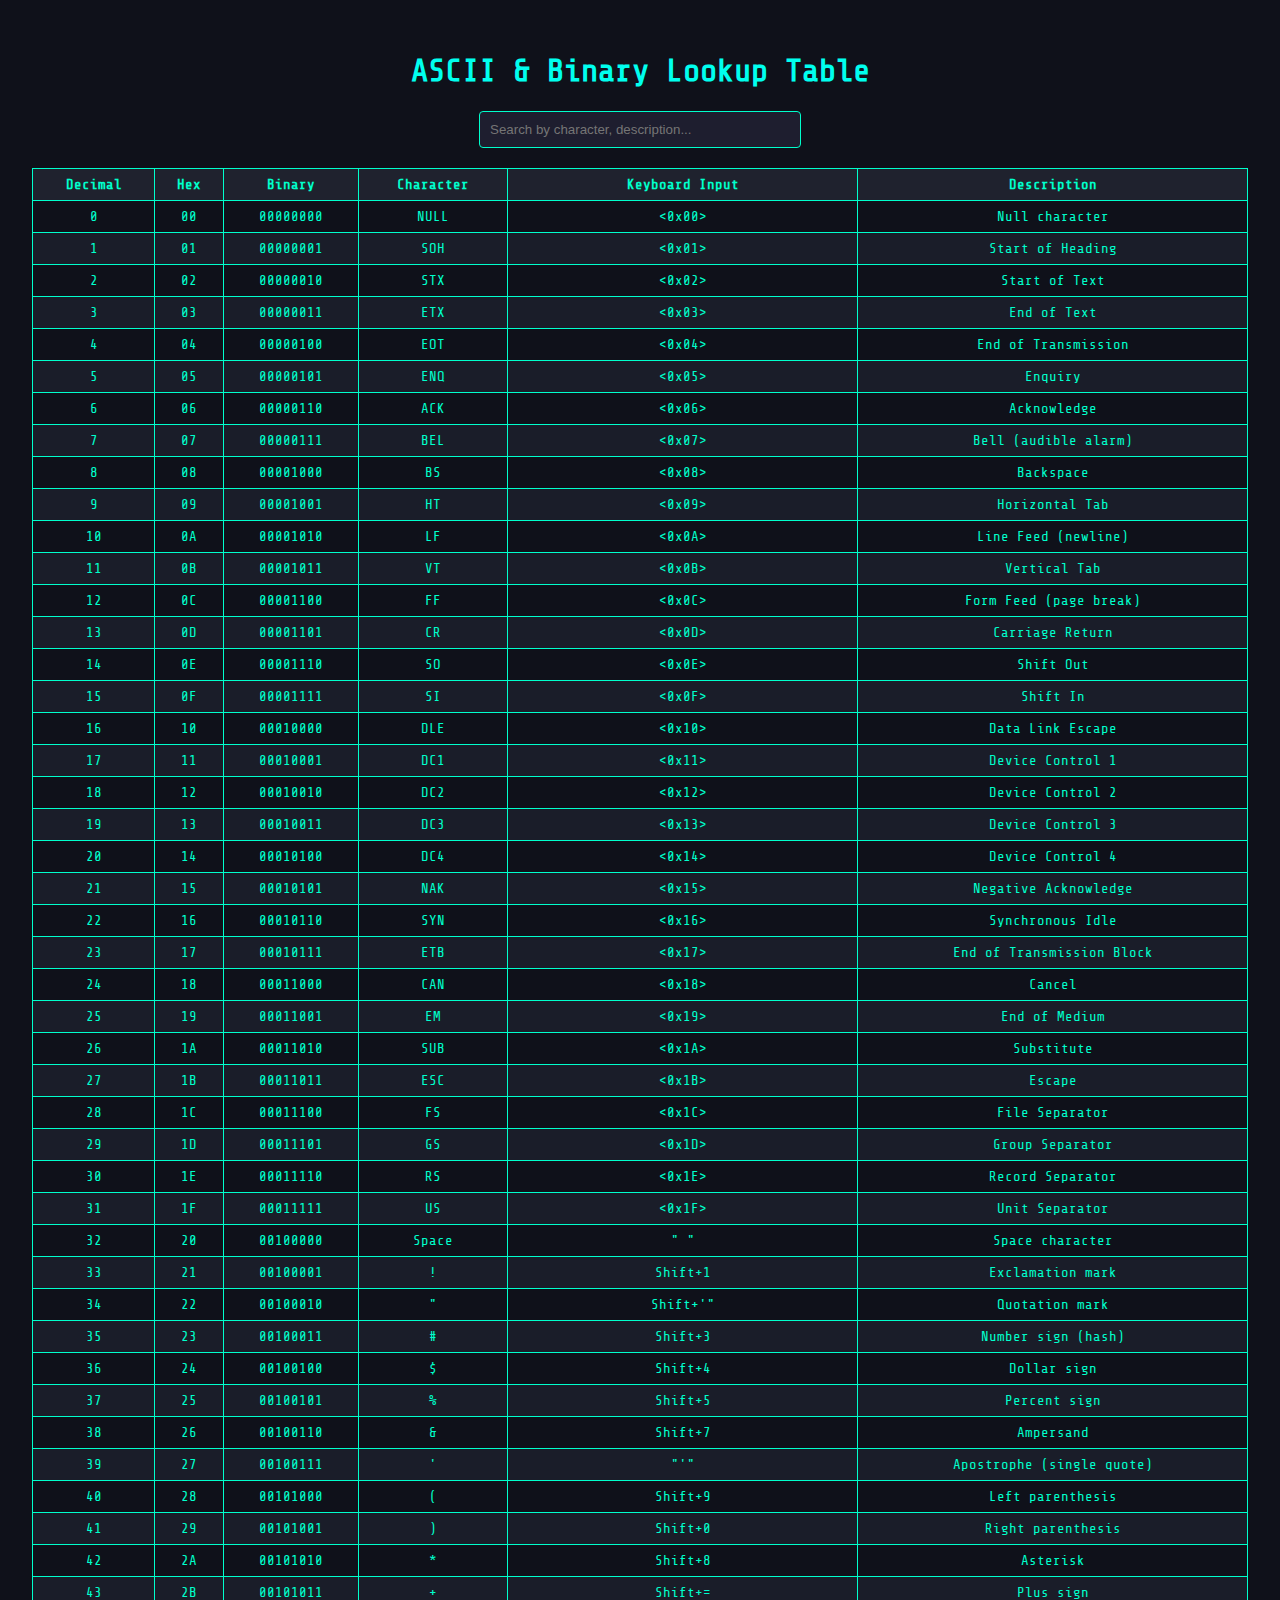
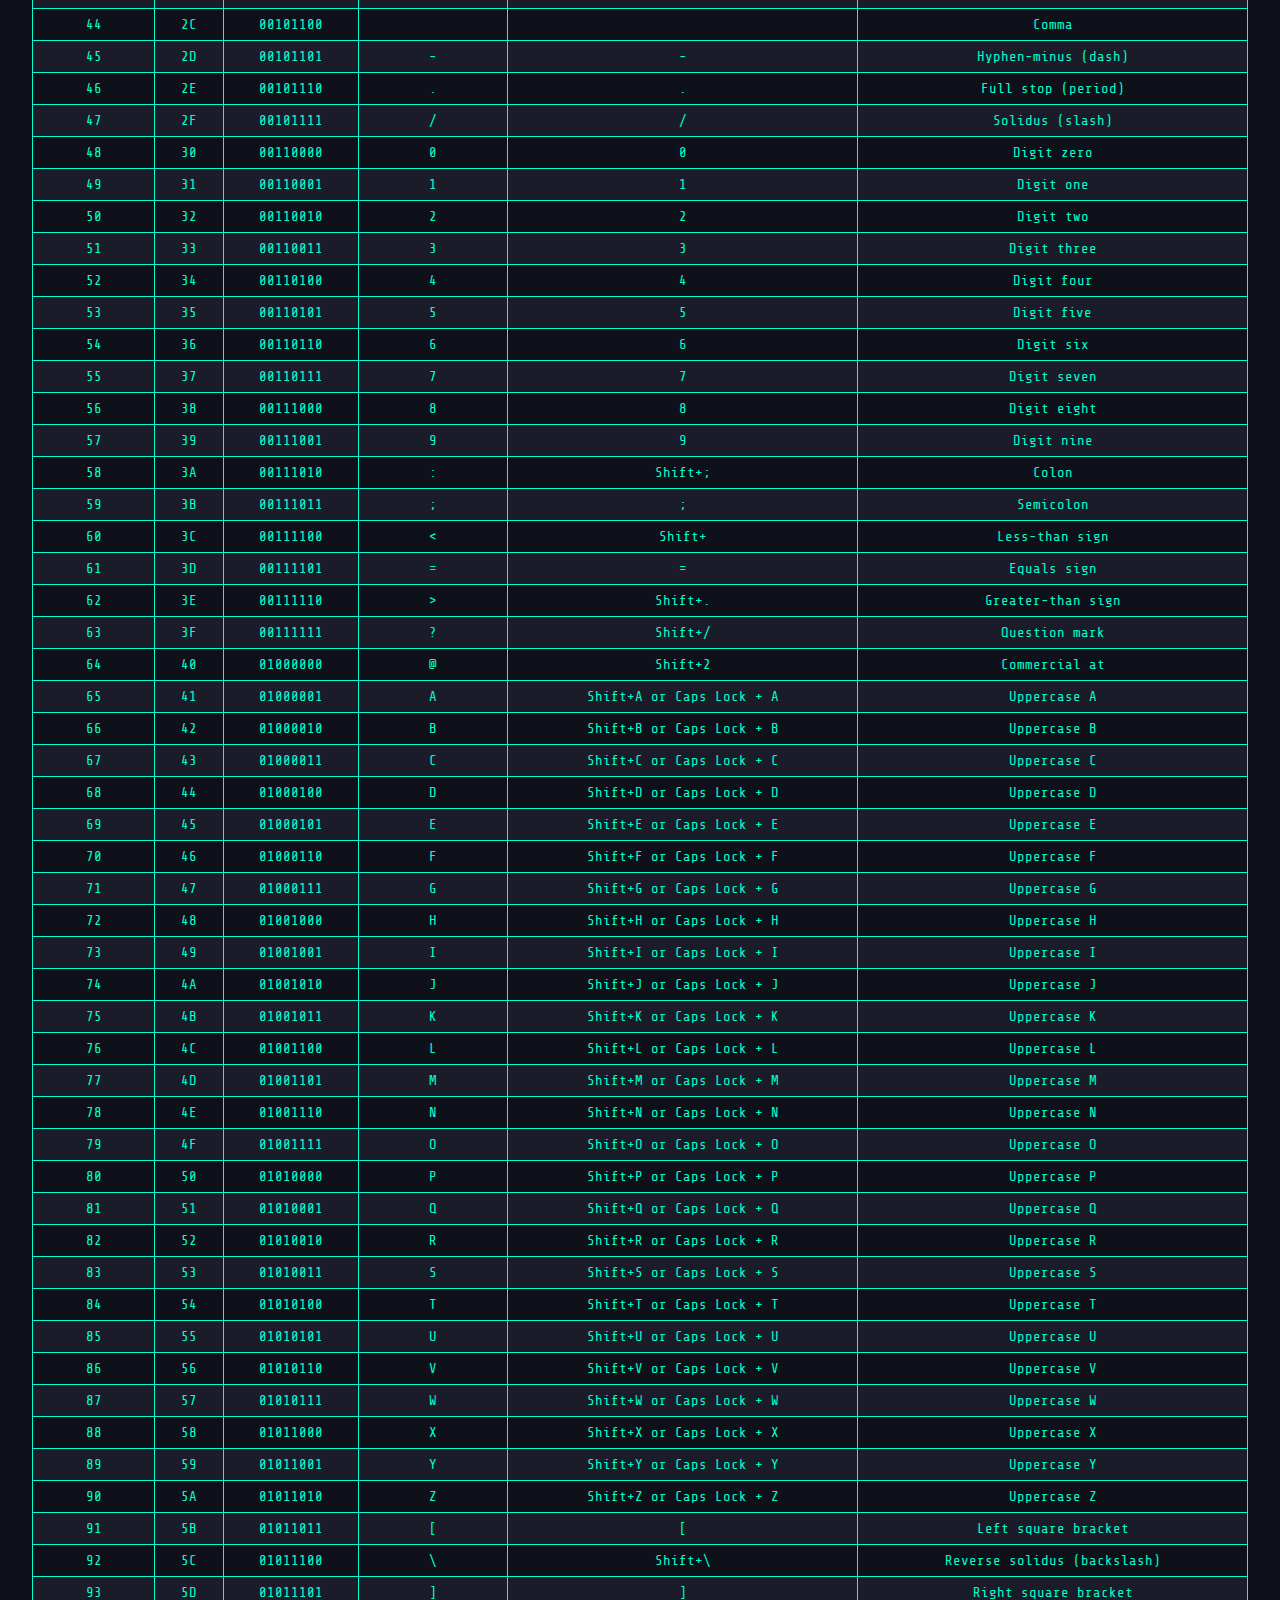
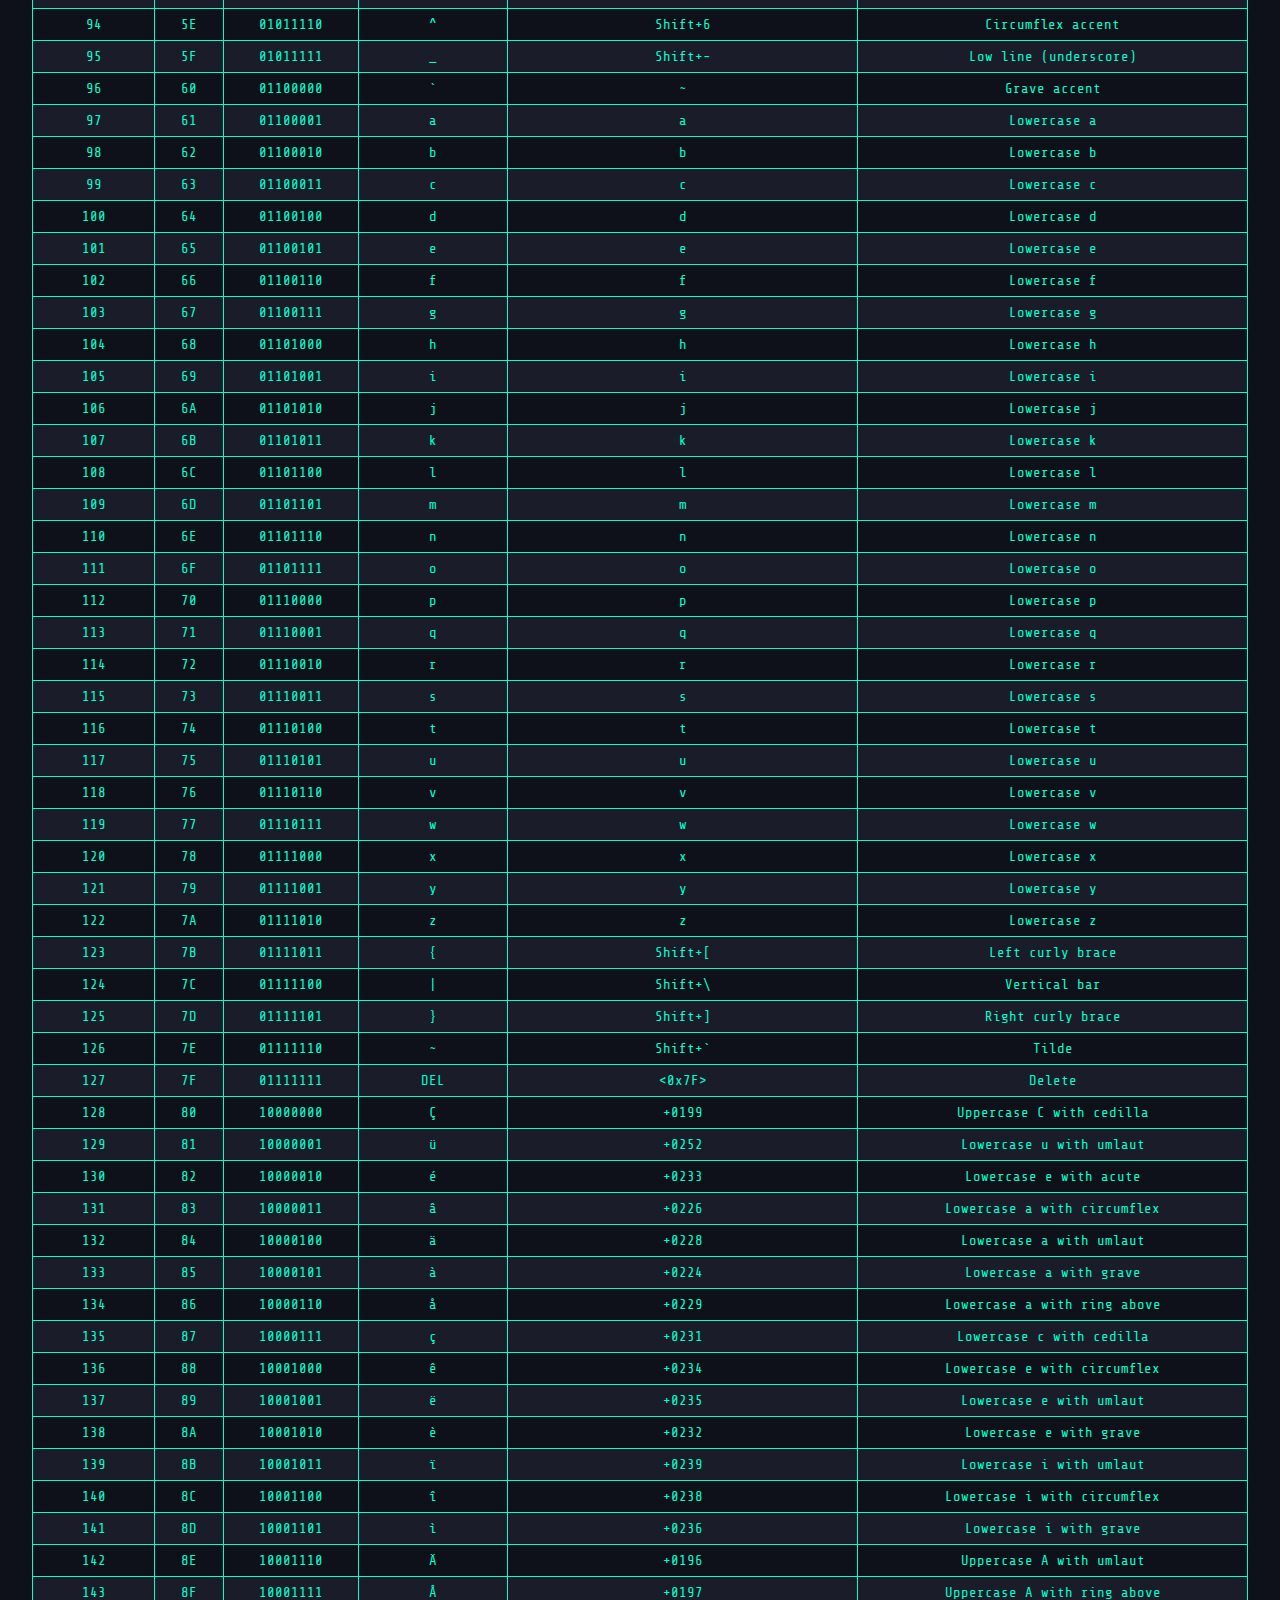
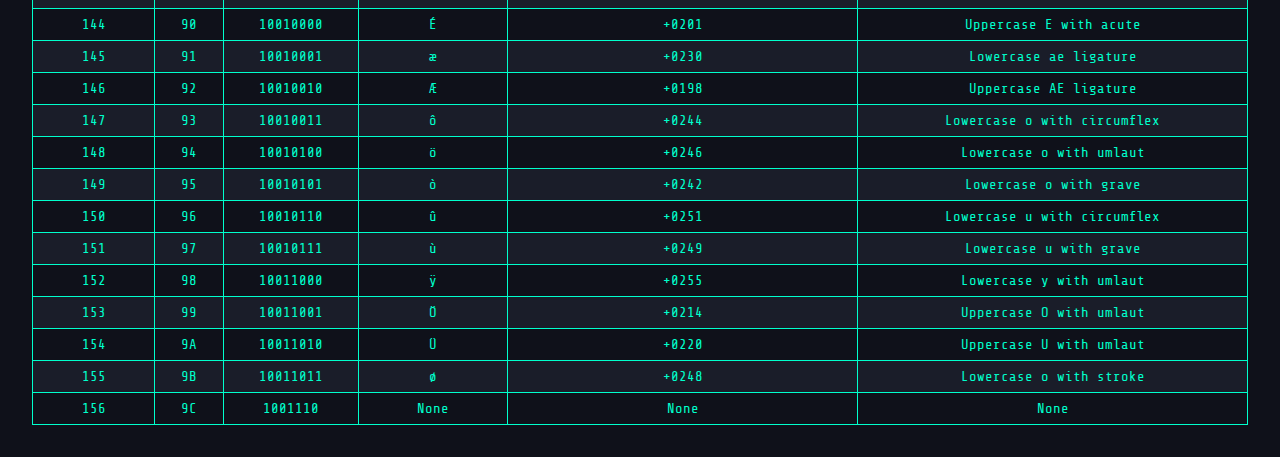
<file: asciilookup.html>
<!DOCTYPE html>
<html lang="en">
<head>
    <meta charset="UTF-8">
    <title>ASCII Lookup Table</title>
    <link href="https://fonts.googleapis.com/css2?family=Share+Tech+Mono&display=swap" rel="stylesheet">
    <style>
        body {
            font-family: 'Share Tech Mono', monospace;
            background-color: #0f111a;
            color: #00ffcc;
            margin: 0;
            padding: 2rem;
        }
        h1 {
            text-align: center;
            color: #00ffee;
        }
        .search-container {
            text-align: center;
            margin-bottom: 20px;
        }
        #searchInput {
            width: 300px;
            padding: 10px;
            background-color: #1e1e2f;
            color: #00ffcc;
            border: 1px solid #00ffcc;
            border-radius: 4px;
        }
        table {
            width: 100%;
            border-collapse: collapse;
            margin-top: 20px;
            font-size: 14px;
        }
        th, td {
            border: 1px solid #00ffcc;
            padding: 8px;
            text-align: center;
        }
        th {
            background-color: #1f222e;
        }
        tr:nth-child(even) {
            background-color: #1a1d29;
        }
        tr:hover {
            background-color: #263238;
        }
    </style>
</head>
<body>
    <h1>ASCII & Binary Lookup Table</h1>
    <div class="search-container">
        <input type="text" id="searchInput" onkeyup="searchTable()" placeholder="Search by character, description...">
    </div>
    <table id="lookupTable">
        <thead>
            <tr>
                <th>Decimal</th>
                <th>Hex</th>
                <th>Binary</th>
                <th>Character</th>
                <th>Keyboard Input</th>
                <th>Description</th>
            </tr>
        </thead>
        <tbody>

            <tr>
                <td>0</td>
                <td>00</td>
                <td>00000000</td>
                <td>NULL</td>
                <td><0x00></td>
                <td>Null character</td>
            </tr>
    
            <tr>
                <td>1</td>
                <td>01</td>
                <td>00000001</td>
                <td>SOH</td>
                <td><0x01></td>
                <td>Start of Heading</td>
            </tr>
    
            <tr>
                <td>2</td>
                <td>02</td>
                <td>00000010</td>
                <td>STX</td>
                <td><0x02></td>
                <td>Start of Text</td>
            </tr>
    
            <tr>
                <td>3</td>
                <td>03</td>
                <td>00000011</td>
                <td>ETX</td>
                <td><0x03></td>
                <td>End of Text</td>
            </tr>
    
            <tr>
                <td>4</td>
                <td>04</td>
                <td>00000100</td>
                <td>EOT</td>
                <td><0x04></td>
                <td>End of Transmission</td>
            </tr>
    
            <tr>
                <td>5</td>
                <td>05</td>
                <td>00000101</td>
                <td>ENQ</td>
                <td><0x05></td>
                <td>Enquiry</td>
            </tr>
    
            <tr>
                <td>6</td>
                <td>06</td>
                <td>00000110</td>
                <td>ACK</td>
                <td><0x06></td>
                <td>Acknowledge</td>
            </tr>
    
            <tr>
                <td>7</td>
                <td>07</td>
                <td>00000111</td>
                <td>BEL</td>
                <td><0x07></td>
                <td>Bell (audible alarm)</td>
            </tr>
    
            <tr>
                <td>8</td>
                <td>08</td>
                <td>00001000</td>
                <td>BS</td>
                <td><0x08></td>
                <td>Backspace</td>
            </tr>
    
            <tr>
                <td>9</td>
                <td>09</td>
                <td>00001001</td>
                <td>HT</td>
                <td><0x09></td>
                <td>Horizontal Tab</td>
            </tr>
    
            <tr>
                <td>10</td>
                <td>0A</td>
                <td>00001010</td>
                <td>LF</td>
                <td><0x0A></td>
                <td>Line Feed (newline)</td>
            </tr>
    
            <tr>
                <td>11</td>
                <td>0B</td>
                <td>00001011</td>
                <td>VT</td>
                <td><0x0B></td>
                <td>Vertical Tab</td>
            </tr>
    
            <tr>
                <td>12</td>
                <td>0C</td>
                <td>00001100</td>
                <td>FF</td>
                <td><0x0C></td>
                <td>Form Feed (page break)</td>
            </tr>
    
            <tr>
                <td>13</td>
                <td>0D</td>
                <td>00001101</td>
                <td>CR</td>
                <td><0x0D></td>
                <td>Carriage Return</td>
            </tr>
    
            <tr>
                <td>14</td>
                <td>0E</td>
                <td>00001110</td>
                <td>SO</td>
                <td><0x0E></td>
                <td>Shift Out</td>
            </tr>
    
            <tr>
                <td>15</td>
                <td>0F</td>
                <td>00001111</td>
                <td>SI</td>
                <td><0x0F></td>
                <td>Shift In</td>
            </tr>
    
            <tr>
                <td>16</td>
                <td>10</td>
                <td>00010000</td>
                <td>DLE</td>
                <td><0x10></td>
                <td>Data Link Escape</td>
            </tr>
    
            <tr>
                <td>17</td>
                <td>11</td>
                <td>00010001</td>
                <td>DC1</td>
                <td><0x11></td>
                <td>Device Control 1</td>
            </tr>
    
            <tr>
                <td>18</td>
                <td>12</td>
                <td>00010010</td>
                <td>DC2</td>
                <td><0x12></td>
                <td>Device Control 2</td>
            </tr>
    
            <tr>
                <td>19</td>
                <td>13</td>
                <td>00010011</td>
                <td>DC3</td>
                <td><0x13></td>
                <td>Device Control 3</td>
            </tr>
    
            <tr>
                <td>20</td>
                <td>14</td>
                <td>00010100</td>
                <td>DC4</td>
                <td><0x14></td>
                <td>Device Control 4</td>
            </tr>
    
            <tr>
                <td>21</td>
                <td>15</td>
                <td>00010101</td>
                <td>NAK</td>
                <td><0x15></td>
                <td>Negative Acknowledge</td>
            </tr>
    
            <tr>
                <td>22</td>
                <td>16</td>
                <td>00010110</td>
                <td>SYN</td>
                <td><0x16></td>
                <td>Synchronous Idle</td>
            </tr>
    
            <tr>
                <td>23</td>
                <td>17</td>
                <td>00010111</td>
                <td>ETB</td>
                <td><0x17></td>
                <td>End of Transmission Block</td>
            </tr>
    
            <tr>
                <td>24</td>
                <td>18</td>
                <td>00011000</td>
                <td>CAN</td>
                <td><0x18></td>
                <td>Cancel</td>
            </tr>
    
            <tr>
                <td>25</td>
                <td>19</td>
                <td>00011001</td>
                <td>EM</td>
                <td><0x19></td>
                <td>End of Medium</td>
            </tr>
    
            <tr>
                <td>26</td>
                <td>1A</td>
                <td>00011010</td>
                <td>SUB</td>
                <td><0x1A></td>
                <td>Substitute</td>
            </tr>
    
            <tr>
                <td>27</td>
                <td>1B</td>
                <td>00011011</td>
                <td>ESC</td>
                <td><0x1B></td>
                <td>Escape</td>
            </tr>
    
            <tr>
                <td>28</td>
                <td>1C</td>
                <td>00011100</td>
                <td>FS</td>
                <td><0x1C></td>
                <td>File Separator</td>
            </tr>
    
            <tr>
                <td>29</td>
                <td>1D</td>
                <td>00011101</td>
                <td>GS</td>
                <td><0x1D></td>
                <td>Group Separator</td>
            </tr>
    
            <tr>
                <td>30</td>
                <td>1E</td>
                <td>00011110</td>
                <td>RS</td>
                <td><0x1E></td>
                <td>Record Separator</td>
            </tr>
    
            <tr>
                <td>31</td>
                <td>1F</td>
                <td>00011111</td>
                <td>US</td>
                <td><0x1F></td>
                <td>Unit Separator</td>
            </tr>
    
            <tr>
                <td>32</td>
                <td>20</td>
                <td>00100000</td>
                <td>Space</td>
                <td>" "</td>
                <td>Space character</td>
            </tr>
    
            <tr>
                <td>33</td>
                <td>21</td>
                <td>00100001</td>
                <td>!</td>
                <td>Shift+1</td>
                <td>Exclamation mark</td>
            </tr>
    
            <tr>
                <td>34</td>
                <td>22</td>
                <td>00100010</td>
                <td>"</td>
                <td>Shift+'"</td>
                <td>Quotation mark</td>
            </tr>
    
            <tr>
                <td>35</td>
                <td>23</td>
                <td>00100011</td>
                <td>#</td>
                <td>Shift+3</td>
                <td>Number sign (hash)</td>
            </tr>
    
            <tr>
                <td>36</td>
                <td>24</td>
                <td>00100100</td>
                <td>$</td>
                <td>Shift+4</td>
                <td>Dollar sign</td>
            </tr>
    
            <tr>
                <td>37</td>
                <td>25</td>
                <td>00100101</td>
                <td>%</td>
                <td>Shift+5</td>
                <td>Percent sign</td>
            </tr>
    
            <tr>
                <td>38</td>
                <td>26</td>
                <td>00100110</td>
                <td>&</td>
                <td>Shift+7</td>
                <td>Ampersand</td>
            </tr>
    
            <tr>
                <td>39</td>
                <td>27</td>
                <td>00100111</td>
                <td>'</td>
                <td>"'"</td>
                <td>Apostrophe (single quote)</td>
            </tr>
    
            <tr>
                <td>40</td>
                <td>28</td>
                <td>00101000</td>
                <td>(</td>
                <td>Shift+9</td>
                <td>Left parenthesis</td>
            </tr>
    
            <tr>
                <td>41</td>
                <td>29</td>
                <td>00101001</td>
                <td>)</td>
                <td>Shift+0</td>
                <td>Right parenthesis</td>
            </tr>
    
            <tr>
                <td>42</td>
                <td>2A</td>
                <td>00101010</td>
                <td>*</td>
                <td>Shift+8</td>
                <td>Asterisk</td>
            </tr>
    
            <tr>
                <td>43</td>
                <td>2B</td>
                <td>00101011</td>
                <td>+</td>
                <td>Shift+=</td>
                <td>Plus sign</td>
            </tr>
    
            <tr>
                <td>44</td>
                <td>2C</td>
                <td>00101100</td>
                <td></td>
                <td></td>
                <td>Comma</td>
            </tr>
    
            <tr>
                <td>45</td>
                <td>2D</td>
                <td>00101101</td>
                <td>-</td>
                <td>-</td>
                <td>Hyphen-minus (dash)</td>
            </tr>
    
            <tr>
                <td>46</td>
                <td>2E</td>
                <td>00101110</td>
                <td>.</td>
                <td>.</td>
                <td>Full stop (period)</td>
            </tr>
    
            <tr>
                <td>47</td>
                <td>2F</td>
                <td>00101111</td>
                <td>/</td>
                <td>/</td>
                <td>Solidus (slash)</td>
            </tr>
    
            <tr>
                <td>48</td>
                <td>30</td>
                <td>00110000</td>
                <td>0</td>
                <td>0</td>
                <td>Digit zero</td>
            </tr>
    
            <tr>
                <td>49</td>
                <td>31</td>
                <td>00110001</td>
                <td>1</td>
                <td>1</td>
                <td>Digit one</td>
            </tr>
    
            <tr>
                <td>50</td>
                <td>32</td>
                <td>00110010</td>
                <td>2</td>
                <td>2</td>
                <td>Digit two</td>
            </tr>
    
            <tr>
                <td>51</td>
                <td>33</td>
                <td>00110011</td>
                <td>3</td>
                <td>3</td>
                <td>Digit three</td>
            </tr>
    
            <tr>
                <td>52</td>
                <td>34</td>
                <td>00110100</td>
                <td>4</td>
                <td>4</td>
                <td>Digit four</td>
            </tr>
    
            <tr>
                <td>53</td>
                <td>35</td>
                <td>00110101</td>
                <td>5</td>
                <td>5</td>
                <td>Digit five</td>
            </tr>
    
            <tr>
                <td>54</td>
                <td>36</td>
                <td>00110110</td>
                <td>6</td>
                <td>6</td>
                <td>Digit six</td>
            </tr>
    
            <tr>
                <td>55</td>
                <td>37</td>
                <td>00110111</td>
                <td>7</td>
                <td>7</td>
                <td>Digit seven</td>
            </tr>
    
            <tr>
                <td>56</td>
                <td>38</td>
                <td>00111000</td>
                <td>8</td>
                <td>8</td>
                <td>Digit eight</td>
            </tr>
    
            <tr>
                <td>57</td>
                <td>39</td>
                <td>00111001</td>
                <td>9</td>
                <td>9</td>
                <td>Digit nine</td>
            </tr>
    
            <tr>
                <td>58</td>
                <td>3A</td>
                <td>00111010</td>
                <td>:</td>
                <td>Shift+;</td>
                <td>Colon</td>
            </tr>
    
            <tr>
                <td>59</td>
                <td>3B</td>
                <td>00111011</td>
                <td>;</td>
                <td>;</td>
                <td>Semicolon</td>
            </tr>
    
            <tr>
                <td>60</td>
                <td>3C</td>
                <td>00111100</td>
                <td><</td>
                <td>Shift+</td>
                <td>Less-than sign</td>
            </tr>
    
            <tr>
                <td>61</td>
                <td>3D</td>
                <td>00111101</td>
                <td>=</td>
                <td>=</td>
                <td>Equals sign</td>
            </tr>
    
            <tr>
                <td>62</td>
                <td>3E</td>
                <td>00111110</td>
                <td>></td>
                <td>Shift+.</td>
                <td>Greater-than sign</td>
            </tr>
    
            <tr>
                <td>63</td>
                <td>3F</td>
                <td>00111111</td>
                <td>?</td>
                <td>Shift+/</td>
                <td>Question mark</td>
            </tr>
    
            <tr>
                <td>64</td>
                <td>40</td>
                <td>01000000</td>
                <td>@</td>
                <td>Shift+2</td>
                <td>Commercial at</td>
            </tr>
    
            <tr>
                <td>65</td>
                <td>41</td>
                <td>01000001</td>
                <td>A</td>
                <td>Shift+A or Caps Lock + A</td>
                <td>Uppercase A</td>
            </tr>
    
            <tr>
                <td>66</td>
                <td>42</td>
                <td>01000010</td>
                <td>B</td>
                <td>Shift+B or Caps Lock + B</td>
                <td>Uppercase B</td>
            </tr>
    
            <tr>
                <td>67</td>
                <td>43</td>
                <td>01000011</td>
                <td>C</td>
                <td>Shift+C or Caps Lock + C</td>
                <td>Uppercase C</td>
            </tr>
    
            <tr>
                <td>68</td>
                <td>44</td>
                <td>01000100</td>
                <td>D</td>
                <td>Shift+D or Caps Lock + D</td>
                <td>Uppercase D</td>
            </tr>
    
            <tr>
                <td>69</td>
                <td>45</td>
                <td>01000101</td>
                <td>E</td>
                <td>Shift+E or Caps Lock + E</td>
                <td>Uppercase E</td>
            </tr>
    
            <tr>
                <td>70</td>
                <td>46</td>
                <td>01000110</td>
                <td>F</td>
                <td>Shift+F or Caps Lock + F</td>
                <td>Uppercase F</td>
            </tr>
    
            <tr>
                <td>71</td>
                <td>47</td>
                <td>01000111</td>
                <td>G</td>
                <td>Shift+G or Caps Lock + G</td>
                <td>Uppercase G</td>
            </tr>
    
            <tr>
                <td>72</td>
                <td>48</td>
                <td>01001000</td>
                <td>H</td>
                <td>Shift+H or Caps Lock + H</td>
                <td>Uppercase H</td>
            </tr>
    
            <tr>
                <td>73</td>
                <td>49</td>
                <td>01001001</td>
                <td>I</td>
                <td>Shift+I or Caps Lock + I</td>
                <td>Uppercase I</td>
            </tr>
    
            <tr>
                <td>74</td>
                <td>4A</td>
                <td>01001010</td>
                <td>J</td>
                <td>Shift+J or Caps Lock + J</td>
                <td>Uppercase J</td>
            </tr>
    
            <tr>
                <td>75</td>
                <td>4B</td>
                <td>01001011</td>
                <td>K</td>
                <td>Shift+K or Caps Lock + K</td>
                <td>Uppercase K</td>
            </tr>
    
            <tr>
                <td>76</td>
                <td>4C</td>
                <td>01001100</td>
                <td>L</td>
                <td>Shift+L or Caps Lock + L</td>
                <td>Uppercase L</td>
            </tr>
    
            <tr>
                <td>77</td>
                <td>4D</td>
                <td>01001101</td>
                <td>M</td>
                <td>Shift+M or Caps Lock + M</td>
                <td>Uppercase M</td>
            </tr>
    
            <tr>
                <td>78</td>
                <td>4E</td>
                <td>01001110</td>
                <td>N</td>
                <td>Shift+N or Caps Lock + N</td>
                <td>Uppercase N</td>
            </tr>
    
            <tr>
                <td>79</td>
                <td>4F</td>
                <td>01001111</td>
                <td>O</td>
                <td>Shift+O or Caps Lock + O</td>
                <td>Uppercase O</td>
            </tr>
    
            <tr>
                <td>80</td>
                <td>50</td>
                <td>01010000</td>
                <td>P</td>
                <td>Shift+P or Caps Lock + P</td>
                <td>Uppercase P</td>
            </tr>
    
            <tr>
                <td>81</td>
                <td>51</td>
                <td>01010001</td>
                <td>Q</td>
                <td>Shift+Q or Caps Lock + Q</td>
                <td>Uppercase Q</td>
            </tr>
    
            <tr>
                <td>82</td>
                <td>52</td>
                <td>01010010</td>
                <td>R</td>
                <td>Shift+R or Caps Lock + R</td>
                <td>Uppercase R</td>
            </tr>
    
            <tr>
                <td>83</td>
                <td>53</td>
                <td>01010011</td>
                <td>S</td>
                <td>Shift+S or Caps Lock + S</td>
                <td>Uppercase S</td>
            </tr>
    
            <tr>
                <td>84</td>
                <td>54</td>
                <td>01010100</td>
                <td>T</td>
                <td>Shift+T or Caps Lock + T</td>
                <td>Uppercase T</td>
            </tr>
    
            <tr>
                <td>85</td>
                <td>55</td>
                <td>01010101</td>
                <td>U</td>
                <td>Shift+U or Caps Lock + U</td>
                <td>Uppercase U</td>
            </tr>
    
            <tr>
                <td>86</td>
                <td>56</td>
                <td>01010110</td>
                <td>V</td>
                <td>Shift+V or Caps Lock + V</td>
                <td>Uppercase V</td>
            </tr>
    
            <tr>
                <td>87</td>
                <td>57</td>
                <td>01010111</td>
                <td>W</td>
                <td>Shift+W or Caps Lock + W</td>
                <td>Uppercase W</td>
            </tr>
    
            <tr>
                <td>88</td>
                <td>58</td>
                <td>01011000</td>
                <td>X</td>
                <td>Shift+X or Caps Lock + X</td>
                <td>Uppercase X</td>
            </tr>
    
            <tr>
                <td>89</td>
                <td>59</td>
                <td>01011001</td>
                <td>Y</td>
                <td>Shift+Y or Caps Lock + Y</td>
                <td>Uppercase Y</td>
            </tr>
    
            <tr>
                <td>90</td>
                <td>5A</td>
                <td>01011010</td>
                <td>Z</td>
                <td>Shift+Z or Caps Lock + Z</td>
                <td>Uppercase Z</td>
            </tr>
    
            <tr>
                <td>91</td>
                <td>5B</td>
                <td>01011011</td>
                <td>[</td>
                <td>[</td>
                <td>Left square bracket</td>
            </tr>
    
            <tr>
                <td>92</td>
                <td>5C</td>
                <td>01011100</td>
                <td>\</td>
                <td>Shift+\</td>
                <td>Reverse solidus (backslash)</td>
            </tr>
    
            <tr>
                <td>93</td>
                <td>5D</td>
                <td>01011101</td>
                <td>]</td>
                <td>]</td>
                <td>Right square bracket</td>
            </tr>
    
            <tr>
                <td>94</td>
                <td>5E</td>
                <td>01011110</td>
                <td>^</td>
                <td>Shift+6</td>
                <td>Circumflex accent</td>
            </tr>
    
            <tr>
                <td>95</td>
                <td>5F</td>
                <td>01011111</td>
                <td>_</td>
                <td>Shift+-</td>
                <td>Low line (underscore)</td>
            </tr>
    
            <tr>
                <td>96</td>
                <td>60</td>
                <td>01100000</td>
                <td>`</td>
                <td>~</td>
                <td>Grave accent</td>
            </tr>
    
            <tr>
                <td>97</td>
                <td>61</td>
                <td>01100001</td>
                <td>a</td>
                <td>a</td>
                <td>Lowercase a</td>
            </tr>
    
            <tr>
                <td>98</td>
                <td>62</td>
                <td>01100010</td>
                <td>b</td>
                <td>b</td>
                <td>Lowercase b</td>
            </tr>
    
            <tr>
                <td>99</td>
                <td>63</td>
                <td>01100011</td>
                <td>c</td>
                <td>c</td>
                <td>Lowercase c</td>
            </tr>
    
            <tr>
                <td>100</td>
                <td>64</td>
                <td>01100100</td>
                <td>d</td>
                <td>d</td>
                <td>Lowercase d</td>
            </tr>
    
            <tr>
                <td>101</td>
                <td>65</td>
                <td>01100101</td>
                <td>e</td>
                <td>e</td>
                <td>Lowercase e</td>
            </tr>
    
            <tr>
                <td>102</td>
                <td>66</td>
                <td>01100110</td>
                <td>f</td>
                <td>f</td>
                <td>Lowercase f</td>
            </tr>
    
            <tr>
                <td>103</td>
                <td>67</td>
                <td>01100111</td>
                <td>g</td>
                <td>g</td>
                <td>Lowercase g</td>
            </tr>
    
            <tr>
                <td>104</td>
                <td>68</td>
                <td>01101000</td>
                <td>h</td>
                <td>h</td>
                <td>Lowercase h</td>
            </tr>
    
            <tr>
                <td>105</td>
                <td>69</td>
                <td>01101001</td>
                <td>i</td>
                <td>i</td>
                <td>Lowercase i</td>
            </tr>
    
            <tr>
                <td>106</td>
                <td>6A</td>
                <td>01101010</td>
                <td>j</td>
                <td>j</td>
                <td>Lowercase j</td>
            </tr>
    
            <tr>
                <td>107</td>
                <td>6B</td>
                <td>01101011</td>
                <td>k</td>
                <td>k</td>
                <td>Lowercase k</td>
            </tr>
    
            <tr>
                <td>108</td>
                <td>6C</td>
                <td>01101100</td>
                <td>l</td>
                <td>l</td>
                <td>Lowercase l</td>
            </tr>
    
            <tr>
                <td>109</td>
                <td>6D</td>
                <td>01101101</td>
                <td>m</td>
                <td>m</td>
                <td>Lowercase m</td>
            </tr>
    
            <tr>
                <td>110</td>
                <td>6E</td>
                <td>01101110</td>
                <td>n</td>
                <td>n</td>
                <td>Lowercase n</td>
            </tr>
    
            <tr>
                <td>111</td>
                <td>6F</td>
                <td>01101111</td>
                <td>o</td>
                <td>o</td>
                <td>Lowercase o</td>
            </tr>
    
            <tr>
                <td>112</td>
                <td>70</td>
                <td>01110000</td>
                <td>p</td>
                <td>p</td>
                <td>Lowercase p</td>
            </tr>
    
            <tr>
                <td>113</td>
                <td>71</td>
                <td>01110001</td>
                <td>q</td>
                <td>q</td>
                <td>Lowercase q</td>
            </tr>
    
            <tr>
                <td>114</td>
                <td>72</td>
                <td>01110010</td>
                <td>r</td>
                <td>r</td>
                <td>Lowercase r</td>
            </tr>
    
            <tr>
                <td>115</td>
                <td>73</td>
                <td>01110011</td>
                <td>s</td>
                <td>s</td>
                <td>Lowercase s</td>
            </tr>
    
            <tr>
                <td>116</td>
                <td>74</td>
                <td>01110100</td>
                <td>t</td>
                <td>t</td>
                <td>Lowercase t</td>
            </tr>
    
            <tr>
                <td>117</td>
                <td>75</td>
                <td>01110101</td>
                <td>u</td>
                <td>u</td>
                <td>Lowercase u</td>
            </tr>
    
            <tr>
                <td>118</td>
                <td>76</td>
                <td>01110110</td>
                <td>v</td>
                <td>v</td>
                <td>Lowercase v</td>
            </tr>
    
            <tr>
                <td>119</td>
                <td>77</td>
                <td>01110111</td>
                <td>w</td>
                <td>w</td>
                <td>Lowercase w</td>
            </tr>
    
            <tr>
                <td>120</td>
                <td>78</td>
                <td>01111000</td>
                <td>x</td>
                <td>x</td>
                <td>Lowercase x</td>
            </tr>
    
            <tr>
                <td>121</td>
                <td>79</td>
                <td>01111001</td>
                <td>y</td>
                <td>y</td>
                <td>Lowercase y</td>
            </tr>
    
            <tr>
                <td>122</td>
                <td>7A</td>
                <td>01111010</td>
                <td>z</td>
                <td>z</td>
                <td>Lowercase z</td>
            </tr>
    
            <tr>
                <td>123</td>
                <td>7B</td>
                <td>01111011</td>
                <td>{</td>
                <td>Shift+[</td>
                <td>Left curly brace</td>
            </tr>
    
            <tr>
                <td>124</td>
                <td>7C</td>
                <td>01111100</td>
                <td>|</td>
                <td>Shift+\</td>
                <td>Vertical bar</td>
            </tr>
    
            <tr>
                <td>125</td>
                <td>7D</td>
                <td>01111101</td>
                <td>}</td>
                <td>Shift+]</td>
                <td>Right curly brace</td>
            </tr>
    
            <tr>
                <td>126</td>
                <td>7E</td>
                <td>01111110</td>
                <td>~</td>
                <td>Shift+`</td>
                <td>Tilde</td>
            </tr>
    
            <tr>
                <td>127</td>
                <td>7F</td>
                <td>01111111</td>
                <td>DEL</td>
                <td><0x7F></td>
                <td>Delete</td>
            </tr>
    
            <tr>
                <td>128</td>
                <td>80</td>
                <td>10000000</td>
                <td>Ç</td>
                <td><Alt>+0199</td>
                <td>Uppercase C with cedilla</td>
            </tr>
    
            <tr>
                <td>129</td>
                <td>81</td>
                <td>10000001</td>
                <td>ü</td>
                <td><Alt>+0252</td>
                <td>Lowercase u with umlaut</td>
            </tr>
    
            <tr>
                <td>130</td>
                <td>82</td>
                <td>10000010</td>
                <td>é</td>
                <td><Alt>+0233</td>
                <td>Lowercase e with acute</td>
            </tr>
    
            <tr>
                <td>131</td>
                <td>83</td>
                <td>10000011</td>
                <td>â</td>
                <td><Alt>+0226</td>
                <td>Lowercase a with circumflex</td>
            </tr>
    
            <tr>
                <td>132</td>
                <td>84</td>
                <td>10000100</td>
                <td>ä</td>
                <td><Alt>+0228</td>
                <td>Lowercase a with umlaut</td>
            </tr>
    
            <tr>
                <td>133</td>
                <td>85</td>
                <td>10000101</td>
                <td>à</td>
                <td><Alt>+0224</td>
                <td>Lowercase a with grave</td>
            </tr>
    
            <tr>
                <td>134</td>
                <td>86</td>
                <td>10000110</td>
                <td>å</td>
                <td><Alt>+0229</td>
                <td>Lowercase a with ring above</td>
            </tr>
    
            <tr>
                <td>135</td>
                <td>87</td>
                <td>10000111</td>
                <td>ç</td>
                <td><Alt>+0231</td>
                <td>Lowercase c with cedilla</td>
            </tr>
    
            <tr>
                <td>136</td>
                <td>88</td>
                <td>10001000</td>
                <td>ê</td>
                <td><Alt>+0234</td>
                <td>Lowercase e with circumflex</td>
            </tr>
    
            <tr>
                <td>137</td>
                <td>89</td>
                <td>10001001</td>
                <td>ë</td>
                <td><Alt>+0235</td>
                <td>Lowercase e with umlaut</td>
            </tr>
    
            <tr>
                <td>138</td>
                <td>8A</td>
                <td>10001010</td>
                <td>è</td>
                <td><Alt>+0232</td>
                <td>Lowercase e with grave</td>
            </tr>
    
            <tr>
                <td>139</td>
                <td>8B</td>
                <td>10001011</td>
                <td>ï</td>
                <td><Alt>+0239</td>
                <td>Lowercase i with umlaut</td>
            </tr>
    
            <tr>
                <td>140</td>
                <td>8C</td>
                <td>10001100</td>
                <td>î</td>
                <td><Alt>+0238</td>
                <td>Lowercase i with circumflex</td>
            </tr>
    
            <tr>
                <td>141</td>
                <td>8D</td>
                <td>10001101</td>
                <td>ì</td>
                <td><Alt>+0236</td>
                <td>Lowercase i with grave</td>
            </tr>
    
            <tr>
                <td>142</td>
                <td>8E</td>
                <td>10001110</td>
                <td>Ä</td>
                <td><Alt>+0196</td>
                <td>Uppercase A with umlaut</td>
            </tr>
    
            <tr>
                <td>143</td>
                <td>8F</td>
                <td>10001111</td>
                <td>Å</td>
                <td><Alt>+0197</td>
                <td>Uppercase A with ring above</td>
            </tr>
    
            <tr>
                <td>144</td>
                <td>90</td>
                <td>10010000</td>
                <td>É</td>
                <td><Alt>+0201</td>
                <td>Uppercase E with acute</td>
            </tr>
    
            <tr>
                <td>145</td>
                <td>91</td>
                <td>10010001</td>
                <td>æ</td>
                <td><Alt>+0230</td>
                <td>Lowercase ae ligature</td>
            </tr>
    
            <tr>
                <td>146</td>
                <td>92</td>
                <td>10010010</td>
                <td>Æ</td>
                <td><Alt>+0198</td>
                <td>Uppercase AE ligature</td>
            </tr>
    
            <tr>
                <td>147</td>
                <td>93</td>
                <td>10010011</td>
                <td>ô</td>
                <td><Alt>+0244</td>
                <td>Lowercase o with circumflex</td>
            </tr>
    
            <tr>
                <td>148</td>
                <td>94</td>
                <td>10010100</td>
                <td>ö</td>
                <td><Alt>+0246</td>
                <td>Lowercase o with umlaut</td>
            </tr>
    
            <tr>
                <td>149</td>
                <td>95</td>
                <td>10010101</td>
                <td>ò</td>
                <td><Alt>+0242</td>
                <td>Lowercase o with grave</td>
            </tr>
    
            <tr>
                <td>150</td>
                <td>96</td>
                <td>10010110</td>
                <td>û</td>
                <td><Alt>+0251</td>
                <td>Lowercase u with circumflex</td>
            </tr>
    
            <tr>
                <td>151</td>
                <td>97</td>
                <td>10010111</td>
                <td>ù</td>
                <td><Alt>+0249</td>
                <td>Lowercase u with grave</td>
            </tr>
    
            <tr>
                <td>152</td>
                <td>98</td>
                <td>10011000</td>
                <td>ÿ</td>
                <td><Alt>+0255</td>
                <td>Lowercase y with umlaut</td>
            </tr>
    
            <tr>
                <td>153</td>
                <td>99</td>
                <td>10011001</td>
                <td>Ö</td>
                <td><Alt>+0214</td>
                <td>Uppercase O with umlaut</td>
            </tr>
    
            <tr>
                <td>154</td>
                <td>9A</td>
                <td>10011010</td>
                <td>Ü</td>
                <td><Alt>+0220</td>
                <td>Uppercase U with umlaut</td>
            </tr>
    
            <tr>
                <td>155</td>
                <td>9B</td>
                <td>10011011</td>
                <td>ø</td>
                <td><Alt>+0248</td>
                <td>Lowercase o with stroke</td>
            </tr>
    
            <tr>
                <td>156</td>
                <td>9C</td>
                <td>1001110</td>
                <td>None</td>
                <td>None</td>
                <td>None</td>
            </tr>
    
        </tbody>
    </table>

    <script>
        function searchTable() {
            const input = document.getElementById("searchInput").value.toLowerCase();
            const rows = document.querySelectorAll("#lookupTable tbody tr");

            rows.forEach(row => {
                const text = row.textContent.toLowerCase();
                row.style.display = text.includes(input) ? "" : "none";
            });
        }
    </script>
</body>
</html>
</file>
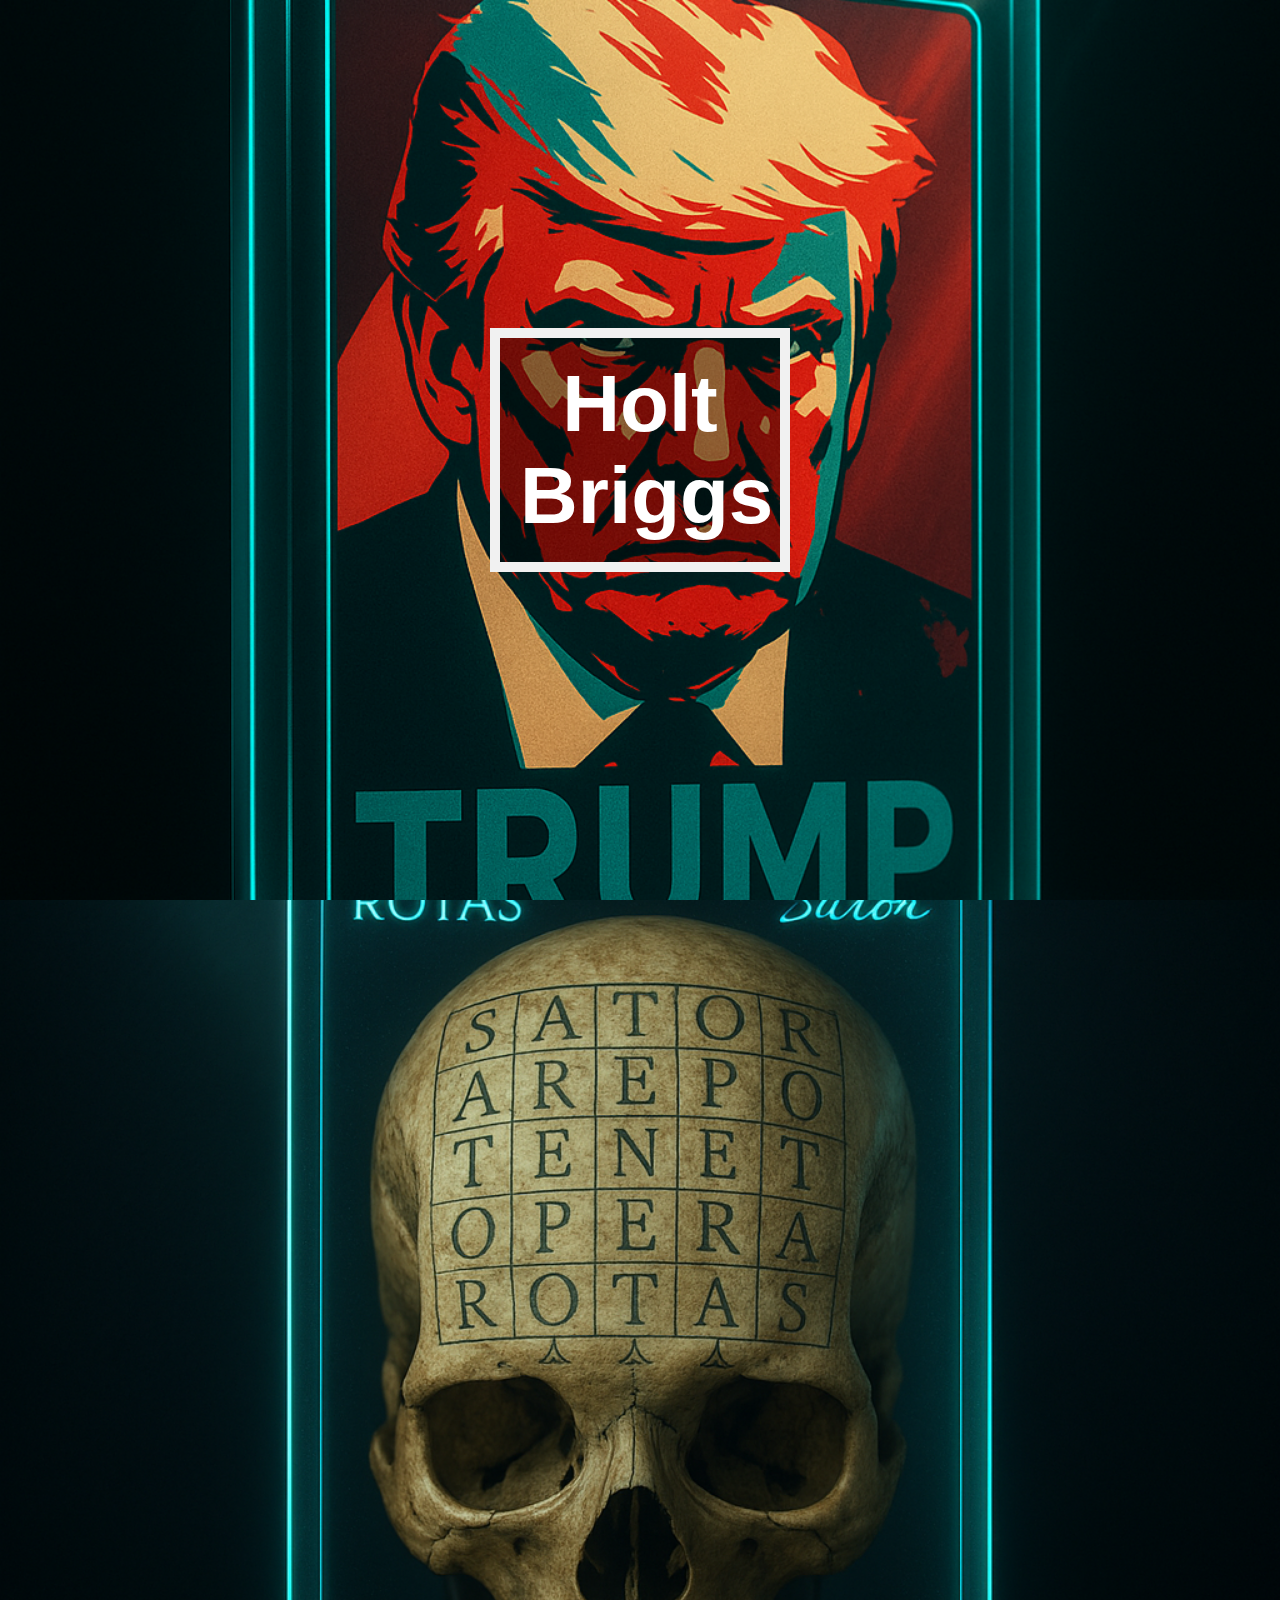
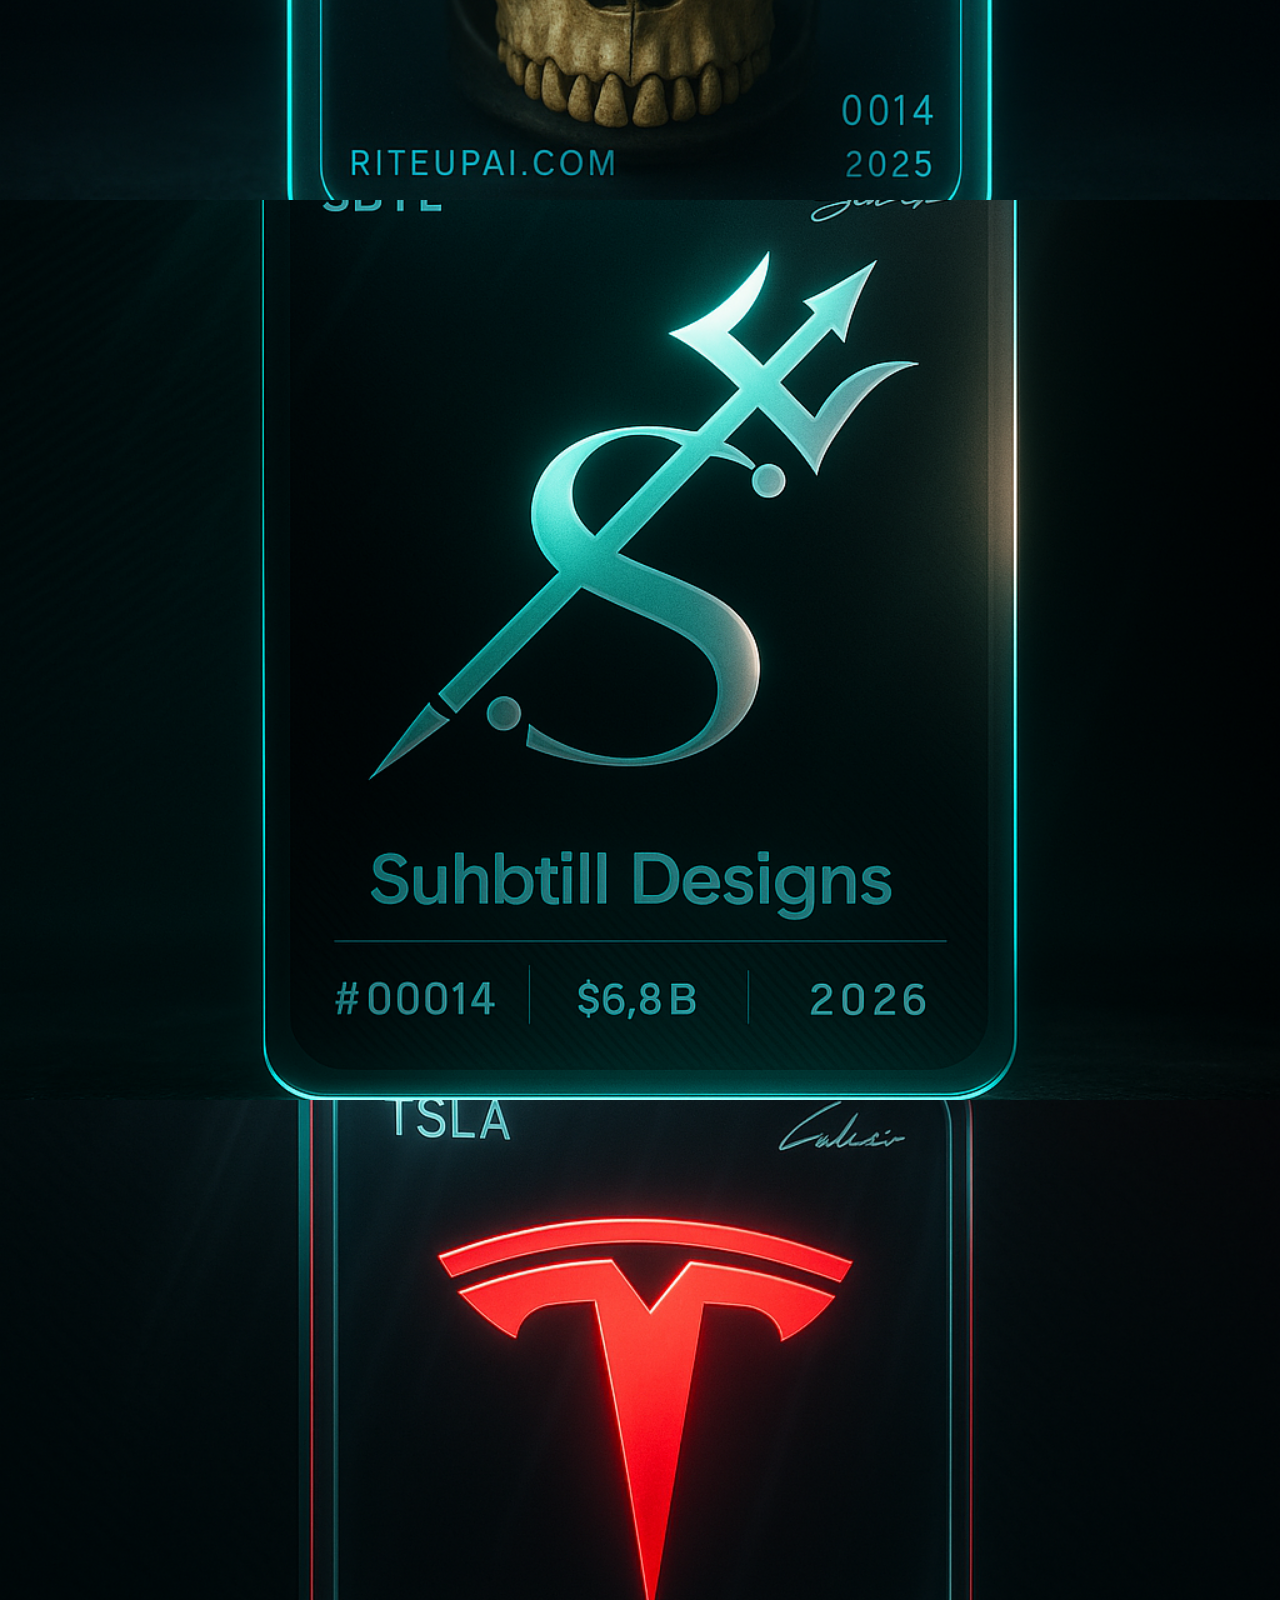
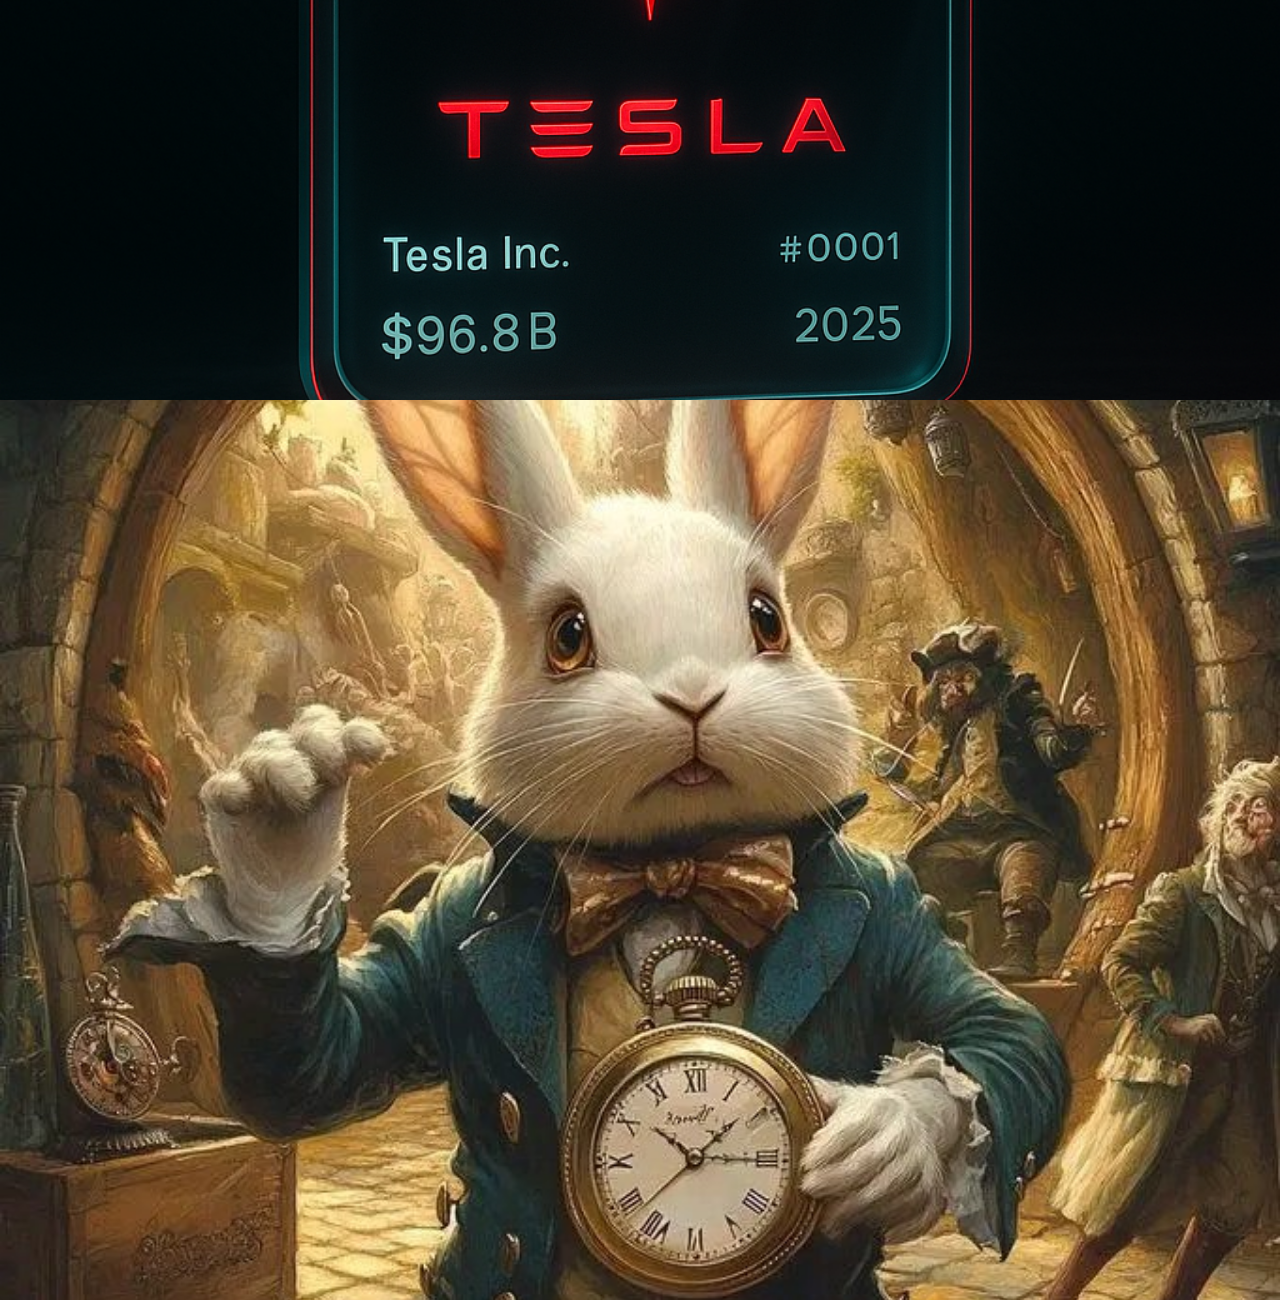
<file: holtscrollingtext.html>
<!DOCTYPE html>
<html>
<head>
<meta name="viewport" content="width=device-width, initial-scale=1">
<style>
body, html {
  height: 100%;
  margin: 0;
  font-family: Arial, Helvetica, sans-serif;
}

* {
  box-sizing: border-box;
}

.bg-image {
  /* Full height */
  height: 100%; 
  
  /* Center and scale the image nicely */
  background-position: center;
  background-repeat: no-repeat;
  background-size: cover;
}

/* Images used */
.img1 { background-image: url("DJT2.png"); }
.img2 { background-image: url("ROTASSKULL2.png"); }
.img3 { background-image: url("Suhbtill_Trading_Car_2026.png"); }
.img4 { background-image: url("teslatradingcard.png"); }
.img5 { background-image: url("WhiteRabbitWithClock.jpeg"); }


/* Position text in the middle of the page/image */
.bg-text {
  background-color: rgb(0,0,0); /* Fallback color */
  background-color: rgba(0,0,0, 0.4); /* Black w/opacity/see-through */
  color: white;
  font-weight: bold;
  font-size: 80px;
  border: 10px solid #f1f1f1;
  position: fixed;
  top: 50%;
  left: 50%;
  transform: translate(-50%, -50%);
  z-index: 2;
  width: 300px;
  padding: 20px;
  text-align: center;
}
</style>
</head>
<body>

<div class="bg-image img1"></div>
<div class="bg-image img2"></div>
<div class="bg-image img3"></div>
<div class="bg-image img4"></div>
<div class="bg-image img5"></div>


<div class="bg-text">Holt Briggs</div>

</body>
</html>
</file>
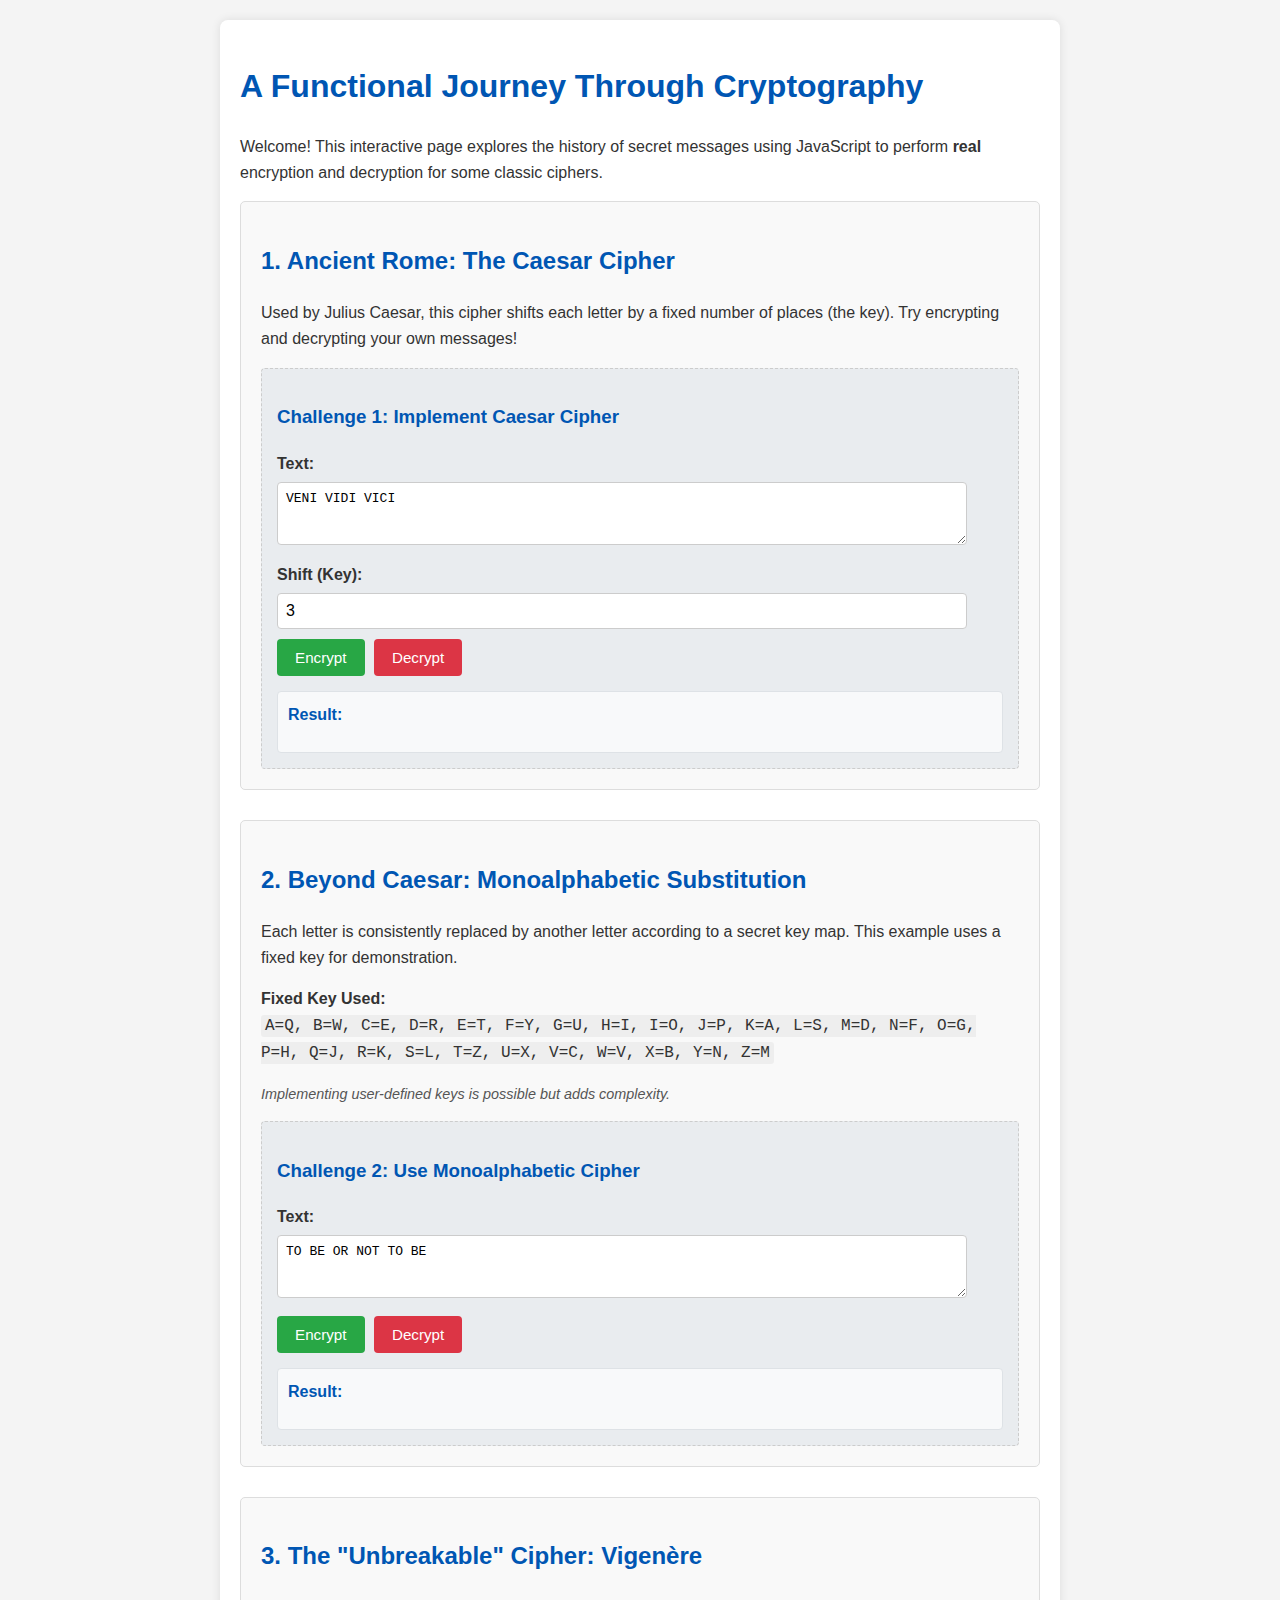
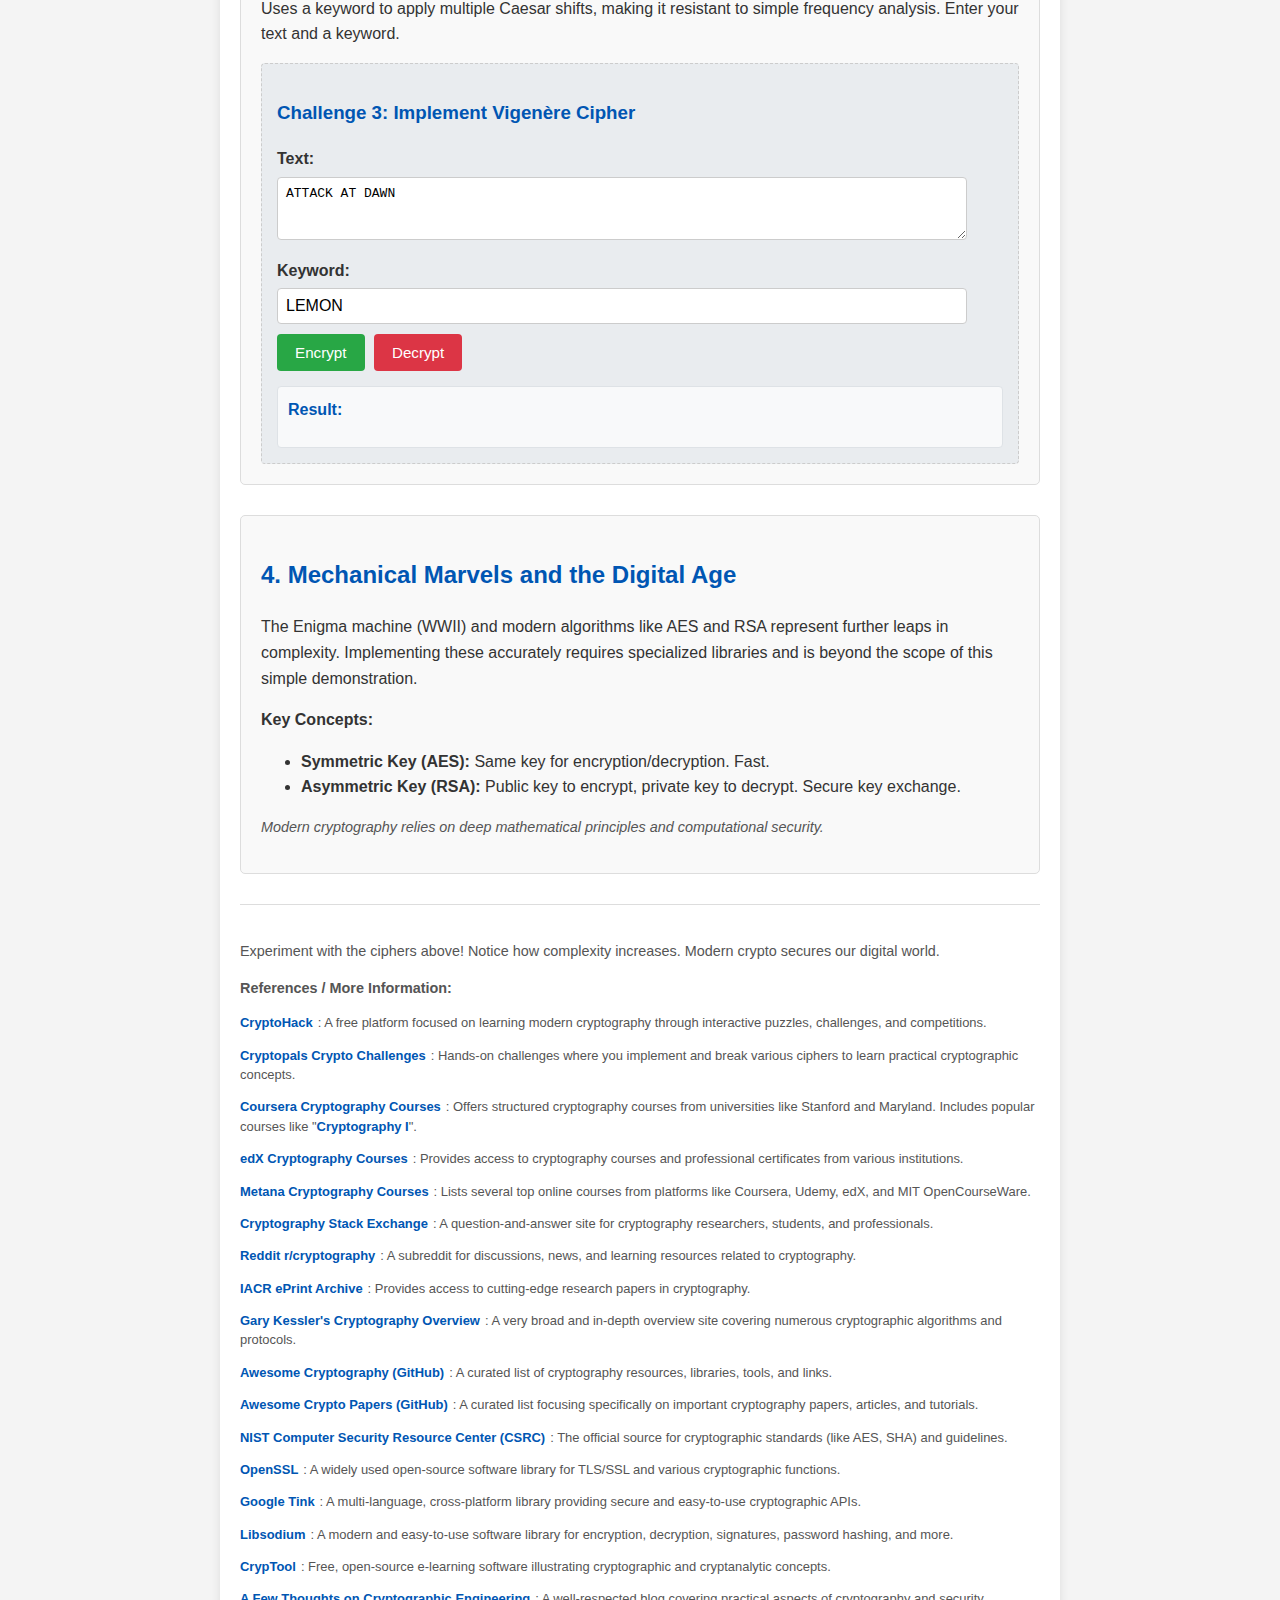
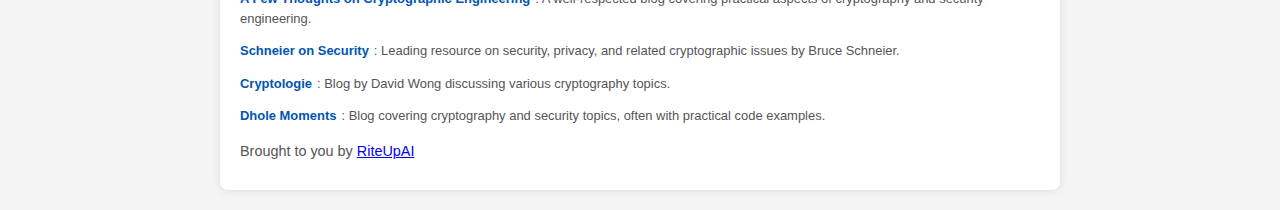
<file: learnCryptography.html>
<!DOCTYPE html>
<html lang="en">
	<head>
		<meta charset="UTF-8" />
		<meta
			name="viewport"
			content="width=device-width, initial-scale=1.0"
		/>
		<title>Functional History of Cryptography</title>
		<style>
			/* Body and general styles */
			body {
				font-family: sans-serif;
				line-height: 1.6;
				margin: 0; /* Remove default body margin */
				padding: 0; /* Remove default body padding */
				background-color: #f4f4f4;
				color: #333;
			}
			.container {
				max-width: 800px;
				margin: 20px auto; /* Add margin back here */
				background: #fff;
				padding: 20px;
				border-radius: 8px;
				box-shadow: 0 0 10px rgba(0, 0, 0, 0.1);
			}
			h1,
			h2,
			h3 {
				color: #0056b3;
			}

			/* Cipher section styles */
			.cipher-section {
				margin-bottom: 30px;
				padding: 20px;
				border: 1px solid #ddd;
				border-radius: 5px;
				background-color: #f9f9f9;
			}
			.challenge {
				margin-top: 15px;
				padding: 15px;
				background-color: #e9ecef;
				border: 1px dashed #ccc;
				border-radius: 4px;
			}

			/* Text formatting */
			.encrypted-text,
			.decrypted-text {
				/* Consider removing if not used */
				font-family: "Courier New", Courier, monospace;
				font-weight: bold;
				background-color: #d1ecf1;
				padding: 5px;
				border-radius: 3px;
				display: inline-block;
				margin-bottom: 10px;
				word-break: break-all;
			}
			.decrypted-text {
				background-color: #d4edda;
			}
			code {
				background-color: #eee;
				padding: 2px 4px;
				border-radius: 3px;
				font-family: "Courier New", Courier, monospace;
			}
			.note {
				font-style: italic;
				color: #555;
				font-size: 0.9em;
				margin-top: 10px;
			}

			/* Interactive elements */
			label {
				display: block;
				margin-top: 10px;
				font-weight: bold;
			}
			input[type="text"],
			input[type="number"],
			textarea {
				width: 95%;
				padding: 8px;
				margin-top: 5px;
				border: 1px solid #ccc;
				border-radius: 4px;
				font-size: 1em;
				box-sizing: border-box; /* Include padding in width */
			}
			textarea {
				min-height: 60px;
				resize: vertical;
			}
			button {
				display: inline-block;
				padding: 10px 18px;
				background-color: #28a745;
				color: white;
				border: none;
				border-radius: 4px;
				cursor: pointer;
				margin: 10px 5px 0 0;
				transition: background-color 0.2s ease;
				font-size: 0.95em;
			}
			button:hover {
				background-color: #218838;
			}
			button.decrypt-btn {
				background-color: #dc3545;
			}
			button.decrypt-btn:hover {
				background-color: #c82333;
			}

			/* Output area */
			.output-area {
				margin-top: 15px;
				padding: 10px;
				background-color: #f8f9fa;
				border: 1px solid #dee2e6;
				border-radius: 4px;
				min-height: 40px;
				word-wrap: break-word; /* Ensure long words wrap */
				font-family: "Courier New", Courier, monospace; /* Good for output */
			}
			.output-area strong {
				color: #0056b3;
				font-family: sans-serif;
			} /* Reset font for label */

			/* Footer link styles */
			.footer-crypto-links ul {
				list-style-type: none;
				padding-left: 0;
				margin-top: 1em;
				margin-bottom: 1em;
				font-family: sans-serif;
				font-size: 0.9em;
				line-height: 1.5;
			}
			.footer-crypto-links li {
				margin-bottom: 1em;
			}
			.footer-crypto-links li a {
				font-weight: bold;
				color: #0056b3;
				text-decoration: none;
				text-align: left;
				/*display: inline; /* Keep link inline */
				margin-bottom: 0; /* Not needed for inline */
			}
			.footer-crypto-links li a:hover {
				text-decoration: underline;
				color: #003d80;
			}
			.footer-crypto-links li .description {
				display: inline; /* Keep description inline */
				color: #555;
				margin-left: 5px; /* Space between link and description */
			}
			footer {
				margin-top: 30px;
				padding-top: 20px;
				border-top: 1px solid #ddd;
				font-size: 0.9em;
				color: #555;
				text-align: left;
			}
			footer p {
				margin-bottom: 0.5em;
			}
		</style>
	</head>
	<body>
		<div class="container">
			<h1>A Functional Journey Through Cryptography</h1>
			<p>
				Welcome! This interactive page explores the history of secret messages
				using JavaScript to perform <strong>real</strong> encryption and
				decryption for some classic ciphers.
			</p>

			<section class="cipher-section">
				<h2>1. Ancient Rome: The Caesar Cipher</h2>
				<p>
					Used by Julius Caesar, this cipher shifts each letter by a fixed
					number of places (the key). Try encrypting and decrypting your own
					messages!
				</p>
				<div class="challenge">
					<h3>Challenge 1: Implement Caesar Cipher</h3>
					<label for="caesar-text">Text:</label>
					<textarea
						id="caesar-text"
						rows="3"
					>
VENI VIDI VICI</textarea
					>
					<label for="caesar-shift">Shift (Key):</label>
					<input
						type="number"
						id="caesar-shift"
						value="3"
						min="0"
						max="25"
					/>
					<button onclick="runCaesar(true)">Encrypt</button>
					<button
						class="decrypt-btn"
						onclick="runCaesar(false)"
					>
						Decrypt
					</button>
					<div class="output-area">
						<strong>Result:</strong> <span id="caesar-output"></span>
					</div>
				</div>
			</section>

			<section class="cipher-section">
				<h2>2. Beyond Caesar: Monoalphabetic Substitution</h2>
				<p>
					Each letter is consistently replaced by another letter according to a
					secret key map. This example uses a fixed key for demonstration.
				</p>
				<p>
					<strong>Fixed Key Used:</strong><br /><code
						>A=Q, B=W, C=E, D=R, E=T, F=Y, G=U, H=I, I=O, J=P, K=A, L=S, M=D,
						N=F, O=G, P=H, Q=J, R=K, S=L, T=Z, U=X, V=C, W=V, X=B, Y=N,
						Z=M</code
					>
				</p>
				<p class="note">
					Implementing user-defined keys is possible but adds complexity.
				</p>
				<div class="challenge">
					<h3>Challenge 2: Use Monoalphabetic Cipher</h3>
					<label for="mono-text">Text:</label>
					<textarea
						id="mono-text"
						rows="3"
					>
TO BE OR NOT TO BE</textarea
					>
					<button onclick="runMonoalphabetic(true)">Encrypt</button>
					<button
						class="decrypt-btn"
						onclick="runMonoalphabetic(false)"
					>
						Decrypt
					</button>
					<div class="output-area">
						<strong>Result:</strong> <span id="mono-output"></span>
					</div>
				</div>
			</section>

			<section class="cipher-section">
				<h2>3. The "Unbreakable" Cipher: Vigenère</h2>
				<p>
					Uses a keyword to apply multiple Caesar shifts, making it resistant to
					simple frequency analysis. Enter your text and a keyword.
				</p>
				<div class="challenge">
					<h3>Challenge 3: Implement Vigenère Cipher</h3>
					<label for="vigenere-text">Text:</label>
					<textarea
						id="vigenere-text"
						rows="3"
					>
ATTACK AT DAWN</textarea
					>
					<label for="vigenere-key">Keyword:</label>
					<input
						type="text"
						id="vigenere-key"
						value="LEMON"
					/>
					<button onclick="runVigenere(true)">Encrypt</button>
					<button
						class="decrypt-btn"
						onclick="runVigenere(false)"
					>
						Decrypt
					</button>
					<div class="output-area">
						<strong>Result:</strong> <span id="vigenere-output"></span>
					</div>
				</div>
			</section>

			<section class="cipher-section">
				<h2>4. Mechanical Marvels and the Digital Age</h2>
				<p>
					The Enigma machine (WWII) and modern algorithms like AES and RSA
					represent further leaps in complexity. Implementing these accurately
					requires specialized libraries and is beyond the scope of this simple
					demonstration.
				</p>
				<p><strong>Key Concepts:</strong></p>
				<ul>
					<li>
						<strong>Symmetric Key (AES):</strong> Same key for
						encryption/decryption. Fast.
					</li>
					<li>
						<strong>Asymmetric Key (RSA):</strong> Public key to encrypt,
						private key to decrypt. Secure key exchange.
					</li>
				</ul>
				<p class="note">
					Modern cryptography relies on deep mathematical principles and
					computational security.
				</p>
			</section>

			<footer>
				<p>
					Experiment with the ciphers above! Notice how complexity increases.
					Modern crypto secures our digital world.
				</p>
				<p><strong>References / More Information:</strong></p>
				<div class="footer-crypto-links">
					<ul>
						<li>
							<a
								href="https://cryptohack.org/"
								target="_blank"
								rel="noopener noreferrer"
								>CryptoHack</a
							><span class="description"
								>: A free platform focused on learning modern cryptography
								through interactive puzzles, challenges, and competitions.</span
							>
						</li>
						<li>
							<a
								href="https://cryptopals.com/"
								target="_blank"
								rel="noopener noreferrer"
								>Cryptopals Crypto Challenges</a
							><span class="description"
								>: Hands-on challenges where you implement and break various
								ciphers to learn practical cryptographic concepts.</span
							>
						</li>
						<li>
							<a
								href="https://www.coursera.org/courses?query=cryptography"
								target="_blank"
								rel="noopener noreferrer"
								>Coursera Cryptography Courses</a
							><span class="description"
								>: Offers structured cryptography courses from universities like
								Stanford and Maryland. Includes popular courses like "<a
									href="https://www.coursera.org/learn/crypto"
									target="_blank"
									rel="noopener noreferrer"
									>Cryptography I</a
								>".</span
							>
						</li>
						<li>
							<a
								href="https://www.edx.org/learn/cryptography"
								target="_blank"
								rel="noopener noreferrer"
								>edX Cryptography Courses</a
							><span class="description"
								>: Provides access to cryptography courses and professional
								certificates from various institutions.</span
							>
						</li>
						<li>
							<a
								href="https://metana.io/blog/best-cryptography-courses-to-master-encryption-and-security/"
								target="_blank"
								rel="noopener noreferrer"
								>Metana Cryptography Courses</a
							><span class="description"
								>: Lists several top online courses from platforms like
								Coursera, Udemy, edX, and MIT OpenCourseWare.</span
							>
						</li>
						<li>
							<a
								href="https://crypto.stackexchange.com/"
								target="_blank"
								rel="noopener noreferrer"
								>Cryptography Stack Exchange</a
							><span class="description"
								>: A question-and-answer site for cryptography researchers,
								students, and professionals.</span
							>
						</li>
						<li>
							<a
								href="https://www.reddit.com/r/cryptography/"
								target="_blank"
								rel="noopener noreferrer"
								>Reddit r/cryptography</a
							><span class="description"
								>: A subreddit for discussions, news, and learning resources
								related to cryptography.</span
							>
						</li>
						<li>
							<a
								href="https://www.iacr.org/publications/eprint/"
								target="_blank"
								rel="noopener noreferrer"
								>IACR ePrint Archive</a
							><span class="description"
								>: Provides access to cutting-edge research papers in
								cryptography.</span
							>
						</li>
						<li>
							<a
								href="https://www.garykessler.net/library/crypto.html"
								target="_blank"
								rel="noopener noreferrer"
								>Gary Kessler's Cryptography Overview</a
							><span class="description"
								>: A very broad and in-depth overview site covering numerous
								cryptographic algorithms and protocols.</span
							>
						</li>
						<li>
							<a
								href="https://github.com/sobolevn/awesome-cryptography"
								target="_blank"
								rel="noopener noreferrer"
								>Awesome Cryptography (GitHub)</a
							><span class="description"
								>: A curated list of cryptography resources, libraries, tools,
								and links.</span
							>
						</li>
						<li>
							<a
								href="https://github.com/pFarb/awesome-crypto-papers"
								target="_blank"
								rel="noopener noreferrer"
								>Awesome Crypto Papers (GitHub)</a
							><span class="description"
								>: A curated list focusing specifically on important
								cryptography papers, articles, and tutorials.</span
							>
						</li>
						<li>
							<a
								href="https://csrc.nist.gov/projects/cryptographic-standards-and-guidelines"
								target="_blank"
								rel="noopener noreferrer"
								>NIST Computer Security Resource Center (CSRC)</a
							><span class="description"
								>: The official source for cryptographic standards (like AES,
								SHA) and guidelines.</span
							>
						</li>
						<li>
							<a
								href="https://github.com/openssl/openssl"
								target="_blank"
								rel="noopener noreferrer"
								>OpenSSL</a
							><span class="description"
								>: A widely used open-source software library for TLS/SSL and
								various cryptographic functions.</span
							>
						</li>
						<li>
							<a
								href="https://github.com/google/tink"
								target="_blank"
								rel="noopener noreferrer"
								>Google Tink</a
							><span class="description"
								>: A multi-language, cross-platform library providing secure and
								easy-to-use cryptographic APIs.</span
							>
						</li>
						<li>
							<a
								href="https://github.com/jedisct1/libsodium"
								target="_blank"
								rel="noopener noreferrer"
								>Libsodium</a
							><span class="description"
								>: A modern and easy-to-use software library for encryption,
								decryption, signatures, password hashing, and more.</span
							>
						</li>
						<li>
							<a
								href="https://www.cryptool.org/en/"
								target="_blank"
								rel="noopener noreferrer"
								>CrypTool</a
							><span class="description"
								>: Free, open-source e-learning software illustrating
								cryptographic and cryptanalytic concepts.</span
							>
						</li>
						<li>
							<a
								href="https://blog.cryptographyengineering.com/"
								target="_blank"
								rel="noopener noreferrer"
								>A Few Thoughts on Cryptographic Engineering</a
							><span class="description"
								>: A well-respected blog covering practical aspects of
								cryptography and security engineering.</span
							>
						</li>
						<li>
							<a
								href="https://www.schneier.com/"
								target="_blank"
								rel="noopener noreferrer"
								>Schneier on Security</a
							><span class="description"
								>: Leading resource on security, privacy, and related
								cryptographic issues by Bruce Schneier.</span
							>
						</li>
						<li>
							<a
								href="https://www.cryptologie.net/"
								target="_blank"
								rel="noopener noreferrer"
								>Cryptologie</a
							><span class="description"
								>: Blog by David Wong discussing various cryptography
								topics.</span
							>
						</li>
						<li>
							<a
								href="https://soatok.blog/tag/cryptography/"
								target="_blank"
								rel="noopener noreferrer"
								>Dhole Moments</a
							><span class="description"
								>: Blog covering cryptography and security topics, often with
								practical code examples.</span
							>
						</li>
					</ul>
				</div>
				<p>
					Brought to you by
					<a
						href="https://www.riteupai.com"
						target="_blank"
						rel="noopener noreferrer"
						>RiteUpAI</a
					>
				</p>
			</footer>
		</div>
		<script>
			// --- Caesar Cipher Logic ---
			function caesarCipher(text, shift, encrypt) {
				// Ensure shift is handled correctly for decryption
				const actualShift = encrypt ? shift : 26 - shift;
				let result = "";
				for (let i = 0; i < text.length; i++) {
					let char = text[i];
					if (char.match(/[a-z]/i)) {
						// Check if it's a letter
						let code = text.charCodeAt(i);
						let base = code >= 65 && code <= 90 ? 65 : 97; // Uppercase base (A=65) or lowercase base (a=97)
						let shiftedCode = base + ((code - base + actualShift) % 26); // Calculate shifted code with wrap-around
						result += String.fromCharCode(shiftedCode);
					} else {
						result += char; // Keep non-letters unchanged
					}
				}
				return result;
			}

			function runCaesar(encrypt) {
				const text = document.getElementById("caesar-text").value;
				const shiftInput = document.getElementById("caesar-shift");
				const outputSpan = document.getElementById("caesar-output");
				const shift = parseInt(shiftInput.value);

				// Validate shift value
				if (isNaN(shift) || shift < 0 || shift > 25) {
					alert("Please enter a shift value between 0 and 25.");
					outputSpan.textContent = "Invalid shift value."; // Provide feedback in output area
					return; // Stop execution
				}

				// Perform encryption/decryption and display result
				const result = caesarCipher(text, shift, encrypt);
				outputSpan.textContent = result; // Use textContent for security
			}

			// --- Monoalphabetic Cipher Logic ---
			const monoKeyMap = {
				A: "Q",
				B: "W",
				C: "E",
				D: "R",
				E: "T",
				F: "Y",
				G: "U",
				H: "I",
				I: "O",
				J: "P",
				K: "A",
				L: "S",
				M: "D",
				N: "F",
				O: "G",
				P: "H",
				Q: "J",
				R: "K",
				S: "L",
				T: "Z",
				U: "X",
				V: "C",
				W: "V",
				X: "B",
				Y: "N",
				Z: "M",
			};
			// Create the reverse map for decryption automatically
			const monoReverseMap = {};
			for (const key in monoKeyMap) {
				monoReverseMap[monoKeyMap[key]] = key;
			}

			function monoalphabeticCipher(text, encrypt) {
				const key = encrypt ? monoKeyMap : monoReverseMap;
				let result = "";
				text = text.toUpperCase(); // Standardize case for this fixed key
				for (let i = 0; i < text.length; i++) {
					let char = text[i];
					result += key[char] || char; // Use mapped char or original if not a letter in the key
				}
				return result;
			}

			function runMonoalphabetic(encrypt) {
				const text = document.getElementById("mono-text").value;
				const outputSpan = document.getElementById("mono-output");
				const result = monoalphabeticCipher(text, encrypt);
				outputSpan.textContent = result;
			}

			// --- Vigenere Cipher Logic ---
			function vigenereCipher(text, key, encrypt) {
				key = key.toUpperCase().replace(/[^A-Z]/g, ""); // Sanitize key: uppercase, letters only
				if (key.length === 0) return "Error: Keyword must contain letters.";

				let result = "";
				let keyIndex = 0;
				for (let i = 0; i < text.length; i++) {
					let char = text[i];
					if (char.match(/[a-z]/i)) {
						// Process only letters
						let textCode = text.charCodeAt(i);
						let textBase = textCode >= 65 && textCode <= 90 ? 65 : 97; // Handle upper/lower case of text
						let keyShift = key.charCodeAt(keyIndex % key.length) - 65; // Get shift amount (0-25) from key
						let shift = encrypt ? keyShift : 26 - keyShift; // Adjust shift for decryption

						let shiftedCode = textBase + ((textCode - textBase + shift) % 26); // Apply shift with wrap-around
						result += String.fromCharCode(shiftedCode);
						keyIndex++; // Only advance key index for letters processed
					} else {
						result += char; // Keep non-letters unchanged
					}
				}
				return result;
			}

			function runVigenere(encrypt) {
				const text = document.getElementById("vigenere-text").value;
				const key = document.getElementById("vigenere-key").value;
				const outputSpan = document.getElementById("vigenere-output");

				// Basic key validation
				if (!key || !key.match(/[a-zA-Z]/)) {
					outputSpan.textContent = "Error: Keyword must contain letters.";
					return;
				}

				const result = vigenereCipher(text, key, encrypt);
				outputSpan.textContent = result;
			}
		</script>
	</body>
</html>
</file>
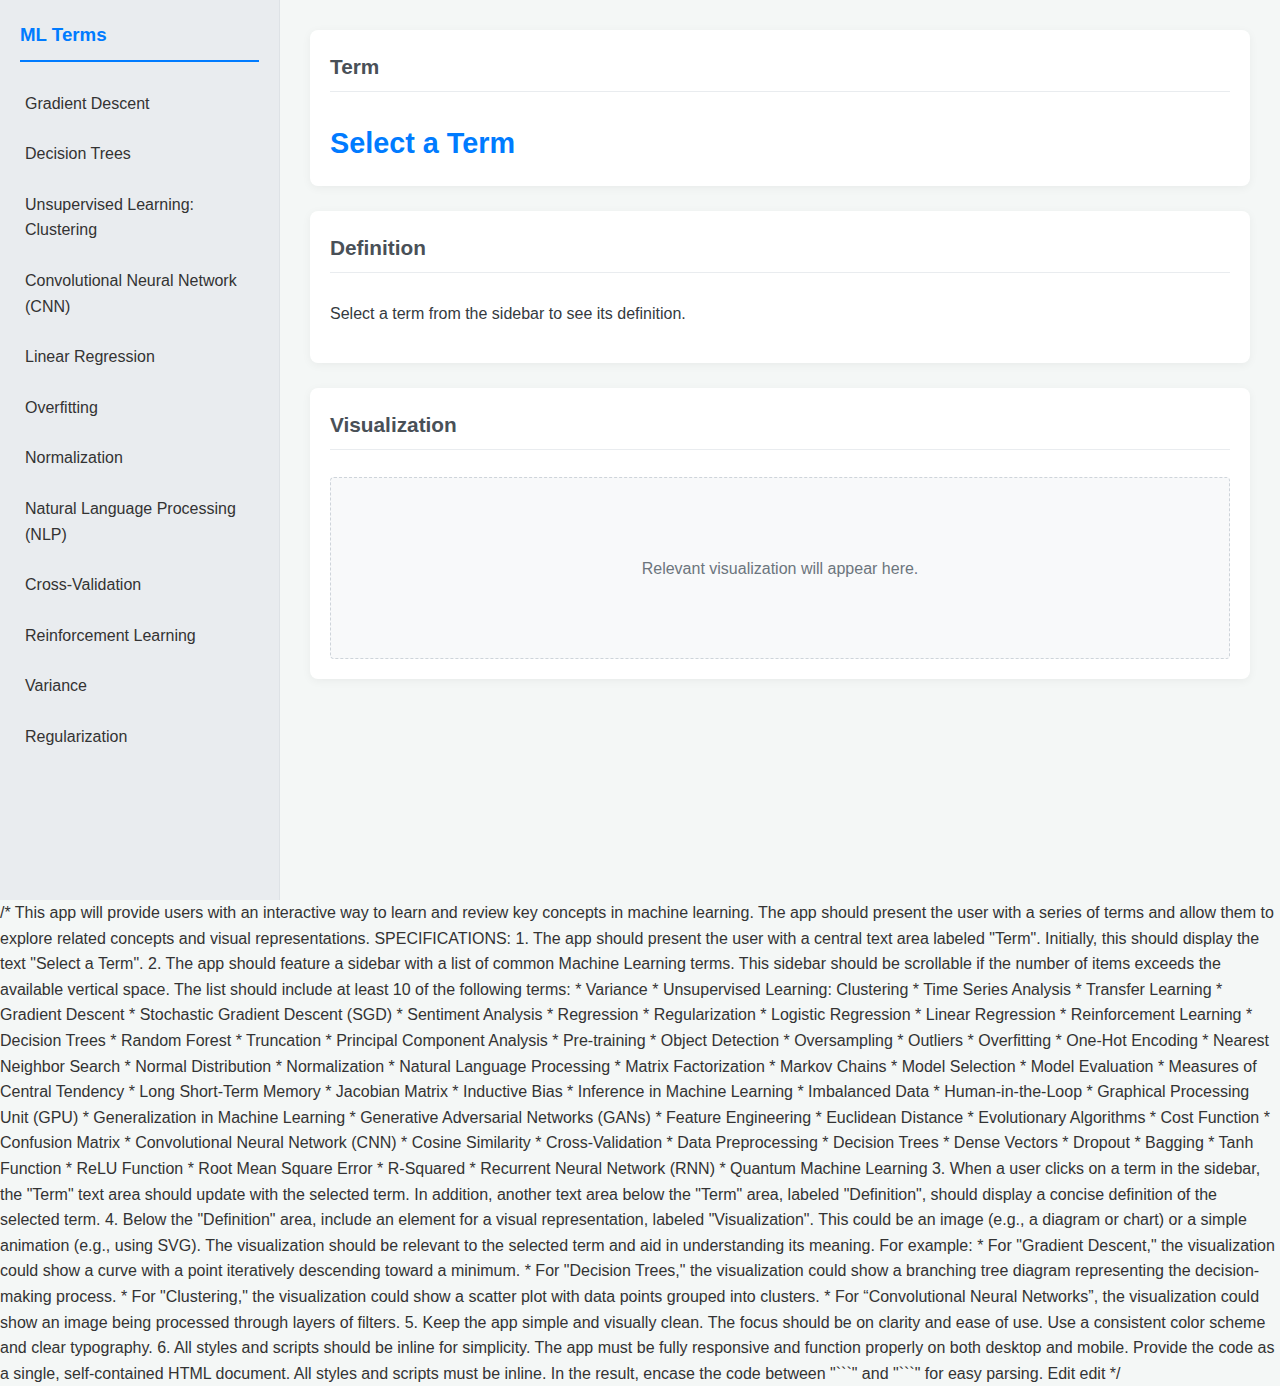
<file: machinelearningconcepts.html>
<!DOCTYPE html>
<html lang="en">
<head>
    <meta charset="UTF-8">
    <meta name="viewport" content="width=device-width, initial-scale=1.0">
    <title>Machine Learning Concepts Explorer</title>
    <style>
        body {
            font-family: -apple-system, BlinkMacSystemFont, "Segoe UI", Roboto, Helvetica, Arial, sans-serif, "Apple Color Emoji", "Segoe UI Emoji", "Segoe UI Symbol";
            margin: 0;
            padding: 0;
            background-color: #f4f7f6;
            color: #333;
            line-height: 1.6;
        }

        .app-container {
            display: flex;
            min-height: 100vh;
        }

        .sidebar {
            width: 280px;
            background-color: #e9ecef;
            padding: 20px;
            border-right: 1px solid #dee2e6;
            overflow-y: auto;
            height: 100vh; /* Full height */
            box-sizing: border-box; /* Include padding in width/height */
        }

        .sidebar h3 {
            margin-top: 0;
            color: #007bff;
            border-bottom: 2px solid #007bff;
            padding-bottom: 10px;
        }

        .sidebar ul {
            list-style-type: none;
            padding: 0;
            margin: 0;
        }

        .sidebar li {
            padding: 10px 5px;
            cursor: pointer;
            border-radius: 4px;
            margin-bottom: 5px;
            transition: background-color 0.2s ease-in-out, color 0.2s ease-in-out;
        }

        .sidebar li:hover {
            background-color: #007bff;
            color: white;
        }
        .sidebar li.active {
            background-color: #0056b3;
            color: white;
            font-weight: bold;
        }

        .main-content {
            flex-grow: 1;
            padding: 30px;
            overflow-y: auto;
            height: 100vh; /* Full height */
            box-sizing: border-box; /* Include padding in width/height */
        }

        .content-section {
            background-color: #ffffff;
            padding: 20px;
            border-radius: 8px;
            box-shadow: 0 2px 10px rgba(0, 0, 0, 0.05);
            margin-bottom: 25px;
        }

        .content-section h4 {
            margin-top: 0;
            color: #495057;
            border-bottom: 1px solid #e9ecef;
            padding-bottom: 8px;
            font-size: 1.3em;
        }
        
        #term-display {
            font-size: 1.8em;
            font-weight: bold;
            color: #007bff;
        }

        #definition-display {
            font-size: 1em;
            color: #343a40;
        }

        #visualization-display {
            min-height: 150px;
            display: flex;
            align-items: center;
            justify-content: center;
            border: 1px dashed #ced4da;
            border-radius: 4px;
            background-color: #f8f9fa;
            margin-top: 10px;
            padding: 15px;
        }
        #visualization-display svg {
            max-width: 100%;
            max-height: 300px; /* Control max height of SVG */
            display: block;
            margin: auto;
        }
        #visualization-display img {
            max-width: 100%;
            max-height: 300px;
            border-radius: 4px;
        }
        #visualization-display p {
            color: #6c757d;
            text-align: center;
        }

        /* Responsive Design */
        @media (max-width: 768px) {
            .app-container {
                flex-direction: column;
            }

            .sidebar {
                width: 100%;
                height: auto; /* Adjust height for stacked layout */
                max-height: 40vh; /* Limit height and make scrollable if needed */
                border-right: none;
                border-bottom: 1px solid #dee2e6;
            }

            .main-content {
                height: auto; /* Adjust height for stacked layout */
            }
            #term-display {
                font-size: 1.5em;
            }
        }
    </style>
</head>
<body>
    <div class="app-container">
        <aside class="sidebar">
            <h3>ML Terms</h3>
            <ul id="term-list">
                <!-- Terms will be populated by JavaScript -->
            </ul>
        </aside>
        <main class="main-content">
            <section class="content-section">
                <h4>Term</h4>
                <div id="term-display">Select a Term</div>
            </section>

            <section class="content-section">
                <h4>Definition</h4>
                <div id="definition-display">
                    <p>Select a term from the sidebar to see its definition.</p>
                </div>
            </section>

            <section class="content-section">
                <h4>Visualization</h4>
                <div id="visualization-display">
                    <p>Relevant visualization will appear here.</p>
                </div>
            </section>
        </main>
    </div>

    <script>
        const mlConcepts = [
            {
                term: "Gradient Descent",
                definition: "An iterative optimization algorithm used to find the minimum of a function (typically a cost function in machine learning). It works by taking steps proportional to the negative of the gradient (or approximate gradient) of the function at the current point.",
                visualization: {
                    type: "svg",
                    content: `<svg viewBox="0 0 100 70" xmlns="http://www.w3.org/2000/svg">
                                <path d="M10 60 Q 30 10, 50 20 T 90 40" stroke="#007bff" fill="transparent" stroke-width="2"/>
                                <circle cx="15" cy="55" r="3" fill="red"/>
                                <text x="12" y="65" font-size="5">Start</text>
                                <circle cx="48" cy="18" r="3" fill="green"/>
                                <text x="42" y="15" font-size="5">Minimum</text>
                                <path d="M15 55 L 25 40 M 25 40 L 35 30 M 35 30 L 43 22" stroke="red" stroke-width="1" stroke-dasharray="2,2" fill="none" />
                                <text x="5" y="5" font-size="5">Cost</text>
                                <text x="80" y="65" font-size="5">Parameter</text>
                              </svg>`
                }
            },
            {
                term: "Decision Trees",
                definition: "A supervised learning algorithm that uses a tree-like model of decisions and their possible consequences. It splits the data into subsets based on feature values, creating a flowchart-like structure where each internal node represents a test on an attribute, each branch represents an outcome of the test, and each leaf node represents a class label or a continuous value.",
                visualization: {
                    type: "svg",
                    content: `<svg viewBox="0 0 100 85" xmlns="http://www.w3.org/2000/svg">
                                <rect x="35" y="5" width="30" height="15" rx="3" ry="3" stroke="black" fill="#ade8f4"/>
                                <text x="41" y="15" font-size="5">Feature A > 0.5?</text>
                                <line x1="50" y1="20" x2="30" y2="35" stroke="black"/>
                                <text x="32" y="28" font-size="4">Yes</text>
                                <line x1="50" y1="20" x2="70" y2="35" stroke="black"/>
                                <text x="62" y="28" font-size="4">No</text>
                                <rect x="15" y="35" width="30" height="15" rx="3" ry="3" stroke="black" fill="#caf0f8"/>
                                <text x="18" y="45" font-size="5">Feature B < 10?</text>
                                <rect x="55" y="35" width="30" height="15" rx="3" ry="3" stroke="black" fill="#90e0ef"/>
                                <text x="63" y="45" font-size="5">Class X</text>
                                <line x1="30" y1="50" x2="15" y2="65" stroke="black"/>
                                <text x="17" y="58" font-size="4">Yes</text>
                                <line x1="30" y1="50" x2="45" y2="65" stroke="black"/>
                                <text x="37" y="58" font-size="4">No</text>
                                <rect x="5" y="65" width="20" height="12" rx="3" ry="3" stroke="black" fill="#90e0ef"/>
                                <text x="8" y="73" font-size="5">Class Y</text>
                                <rect x="35" y="65" width="20" height="12" rx="3" ry="3" stroke="black" fill="#90e0ef"/>
                                <text x="38" y="73" font-size="5">Class Z</text>
                              </svg>`
                }
            },
            {
                term: "Unsupervised Learning: Clustering",
                definition: "A type of unsupervised learning where the goal is to group a set of objects in such a way that objects in the same group (called a cluster) are more similar to each other than to those in other groups. Common algorithms include K-Means and Hierarchical Clustering.",
                visualization: {
                    type: "svg",
                    content: `<svg viewBox="0 0 100 60" xmlns="http://www.w3.org/2000/svg">
                                <circle cx="30" cy="25" r="3" fill="#ef476f"/><circle cx="25" cy="30" r="3" fill="#ef476f"/>
                                <circle cx="35" cy="32" r="3" fill="#ef476f"/><circle cx="28" cy="20" r="3" fill="#ef476f"/>
                                <circle cx="70" cy="35" r="3" fill="#06d6a0"/><circle cx="75" cy="30" r="3" fill="#06d6a0"/>
                                <circle cx="65" cy="28" r="3" fill="#06d6a0"/><circle cx="72" cy="40" r="3" fill="#06d6a0"/>
                                <circle cx="50" cy="45" r="3" fill="#118ab2"/><circle cx="55" cy="50" r="3" fill="#118ab2"/>
                                <circle cx="45" cy="48" r="3" fill="#118ab2"/>
                                <text x="20" y="15" font-size="5" fill="#ef476f">Cluster 1</text>
                                <text x="60" y="20" font-size="5" fill="#06d6a0">Cluster 2</text>
                                <text x="40" y="58" font-size="5" fill="#118ab2">Cluster 3</text>
                              </svg>`
                }
            },
            {
                term: "Convolutional Neural Network (CNN)",
                definition: "A class of deep neural networks, most commonly applied to analyzing visual imagery. CNNs use a hierarchical pattern of layers, including convolutional layers, pooling layers, and fully connected layers, to learn features from input data.",
                visualization: {
                    type: "svg",
                    content: `<svg viewBox="0 0 160 60" xmlns="http://www.w3.org/2000/svg">
                                <rect x="5" y="15" width="25" height="25" fill="#ced4da" stroke="black"/><text x="9" y="30" font-size="5">Input</text>
                                <text x="33" y="28" font-size="8">→</text>
                                <rect x="45" y="10" width="30" height="35" fill="#90e0ef" stroke="black"/><text x="47" y="22" font-size="5">Conv</text><text x="47" y="30" font-size="5">Layer</text>
                                <text x="78" y="28" font-size="8">→</text>
                                <rect x="90" y="15" width="25" height="25" fill="#48cae4" stroke="black"/><text x="92" y="26" font-size="5">Pool</text><text x="92" y="34" font-size="5">Layer</text>
                                <text x="118" y="28" font-size="8">→</text>
                                <rect x="130" y="10" width="25" height="35" fill="#0077b6" stroke="black"/><text x="133" y="22" font-size="5">Fully</text><text x="133" y="30" font-size="5">Conn.</text>
                                <text x="158" y="28" font-size="8">→</text>
                                <text x="162" y="30" font-size="5">Output</text>
                              </svg>`
                }
            },
            {
                term: "Linear Regression",
                definition: "A statistical method to model the relationship between a dependent variable and one or more independent variables by fitting a linear equation to observed data. The goal is to find the best-fitting straight line through the points.",
                visualization: {
                    type: "svg",
                    content: `<svg viewBox="0 0 100 60" xmlns="http://www.w3.org/2000/svg">
                                <circle cx="20" cy="45" r="2.5" fill="#007bff"/><circle cx="30" cy="38" r="2.5" fill="#007bff"/>
                                <circle cx="40" cy="35" r="2.5" fill="#007bff"/><circle cx="50" cy="28" r="2.5" fill="#007bff"/>
                                <circle cx="60" cy="22" r="2.5" fill="#007bff"/><circle cx="70" cy="15" r="2.5" fill="#007bff"/>
                                <circle cx="25" cy="30" r="2.5" fill="#007bff"/><circle cx="55" cy="40" r="2.5" fill="#007bff"/>
                                <line x1="10" y1="50" x2="80" y2="10" stroke="red" stroke-width="2"/>
                                <text x="30" y="58" font-size="5">Independent Variable (X)</text>
                                <text x="2" y="30" font-size="5" transform="rotate(-90 2 30)">Dependent Variable (Y)</text>
                              </svg>`
                }
            },
            {
                term: "Overfitting",
                definition: "A modeling error that occurs when a function is too closely fit to a limited set of data points. An overfit model captures noise or random fluctuations in the training data rather than the underlying relationship, leading to poor performance on new, unseen data.",
                visualization: {
                    type: "svg",
                    content: `<svg viewBox="0 0 100 70" xmlns="http://www.w3.org/2000/svg">
                                <path d="M10 50 Q 50 15 90 10" stroke="blue" fill="none" stroke-width="2" stroke-dasharray="4,2"/>
                                <text x="70" y="8" font-size="5" fill="blue">Train Error</text>
                                <path d="M10 40 Q 40 30 60 35 C 70 40, 80 50, 90 55" stroke="red" fill="none" stroke-width="2"/>
                                <text x="70" y="60" font-size="5" fill="red">Validation Error</text>
                                <line x1="5" y1="5" x2="5" y2="60" stroke="black" stroke-width="0.5"/>
                                <text x="0" y="30" font-size="5" transform="rotate(-90 0 30)">Error</text>
                                <line x1="5" y1="60" x2="95" y2="60" stroke="black" stroke-width="0.5"/>
                                <text x="35" y="68" font-size="5">Model Complexity / Epochs</text>
                                <line x1="60" y1="5" x2="60" y2="60" stroke="grey" stroke-width="0.5" stroke-dasharray="2,2"/>
                                <text x="52" y="5" font-size="4">Optimal</text>
                              </svg>`
                }
            },
            {
                term: "Normalization",
                definition: "The process of scaling numerical features to a standard range, often [0, 1] (min-max scaling) or with a mean of 0 and standard deviation of 1 (standardization/z-score normalization). This helps algorithms that are sensitive to feature scales perform better.",
                visualization: {
                    type: "text",
                    content: "Example: Feature values [10, 20, 30] scaled to [0, 0.5, 1] using Min-Max normalization. \nFormula: (X - min(X)) / (max(X) - min(X))"
                }
            },
            {
                term: "Natural Language Processing (NLP)",
                definition: "A subfield of artificial intelligence concerned with the interaction between computers and humans in natural language. It involves enabling computers to process, understand, and generate human language.",
                visualization: {
                    type: "text",
                    content: "Key NLP Tasks: Sentiment Analysis, Text Generation, Machine Translation, Question Answering, Text Summarization."
                }
            },
            {
                term: "Cross-Validation",
                definition: "A resampling technique used to evaluate machine learning models on a limited data sample. It involves partitioning the data into complementary subsets, performing the analysis on one subset (training set), and validating the analysis on the other subset (validation/test set). K-fold cross-validation is a common type.",
                visualization: {
                    type: "svg",
                    content: `<svg viewBox="0 0 130 50" xmlns="http://www.w3.org/2000/svg">
                                <text x="5" y="8" font-size="5">Dataset:</text>
                                <rect x="5" y="12" width="100" height="10" fill="#e9ecef" stroke="black"/>
                                <text x="5" y="30" font-size="5">Fold 1 (K=5):</text>
                                <rect x="5" y="35" width="20" height="10" fill="#ffc107" stroke="black"/><text x="8" y="42" font-size="4">Test</text>
                                <rect x="25" y="35" width="20" height="10" fill="#007bff" stroke="black"/><text x="27" y="42" font-size="4" fill="white">Train</text>
                                <rect x="45" y="35" width="20" height="10" fill="#007bff" stroke="black"/><text x="47" y="42" font-size="4" fill="white">Train</text>
                                <rect x="65" y="35" width="20" height="10" fill="#007bff" stroke="black"/><text x="67" y="42" font-size="4" fill="white">Train</text>
                                <rect x="85" y="35" width="20" height="10" fill="#007bff" stroke="black"/><text x="87" y="42" font-size="4" fill="white">Train</text>
                              </svg>`
                }
            },
            {
                term: "Reinforcement Learning",
                definition: "An area of machine learning concerned with how software agents ought to take actions in an environment in order to maximize some notion of cumulative reward. It differs from supervised learning in that labelled input/output pairs are not presented, and sub-optimal actions are not explicitly corrected.",
                visualization: {
                    type: "text",
                    content: "Core components: Agent, Environment, State, Action, Reward. Goal: Learn an optimal Policy."
                }
            },
            {
                term: "Variance",
                definition: "In machine learning, variance refers to the model's sensitivity to small fluctuations in the training data. A high variance model captures noise from the training data, leading to overfitting and poor generalization to unseen data. It's part of the bias-variance tradeoff.",
                visualization: {
                     type: "svg",
                    content: `<svg viewBox="0 0 100 70" xmlns="http://www.w3.org/2000/svg">
                                <text x="10" y="10" font-size="6">High Variance (Overfitting)</text>
                                <!-- True function -->
                                <path d="M10 50 Q 50 30 90 50" stroke="green" fill="none" stroke-width="1.5" stroke-dasharray="5,3"/>
                                <text x="70" y="25" font-size="4" fill="green">True Function</text>
                                <!-- Model 1 -->
                                <path d="M10 52 C 25 20, 35 60, 50 25 S 70 60, 90 48" stroke="red" fill="none" stroke-width="1"/>
                                <!-- Model 2 (slightly different training data) -->
                                <path d="M10 48 C 25 60, 35 20, 50 30 S 70 20, 90 52" stroke="orange" fill="none" stroke-width="1"/>
                                <text x="15" y="60" font-size="4" fill="red">Model on Dataset 1</text>
                                <text x="15" y="65" font-size="4" fill="orange">Model on Dataset 2</text>
                                <text x="20" y="20" font-size="4">Models vary greatly with training data</text>
                              </svg>`
                }
            },
            {
                term: "Regularization",
                definition: "A technique used to prevent overfitting by adding a penalty term to the cost function. This penalty discourages learning a more complex or flexible model, so as to avoid the risk of overfitting. Common types are L1 (Lasso) and L2 (Ridge) regularization.",
                visualization: {
                    type: "text",
                    content: "Cost_New = Cost_Original + λ * Penalty_Term \n (λ is the regularization parameter)"
                }
            }
        ];

        const termList = document.getElementById('term-list');
        const termDisplay = document.getElementById('term-display');
        const definitionDisplay = document.getElementById('definition-display');
        const visualizationDisplay = document.getElementById('visualization-display');
        let activeListItem = null;

        function populateSidebar() {
            mlConcepts.forEach(concept => {
                const listItem = document.createElement('li');
                listItem.textContent = concept.term;
                listItem.dataset.term = concept.term;
                listItem.addEventListener('click', () => {
                    displayConcept(concept.term);
                    if (activeListItem) {
                        activeListItem.classList.remove('active');
                    }
                    listItem.classList.add('active');
                    activeListItem = listItem;
                });
                termList.appendChild(listItem);
            });
        }

        function displayConcept(termName) {
            const concept = mlConcepts.find(c => c.term === termName);
            if (concept) {
                termDisplay.textContent = concept.term;
                definitionDisplay.innerHTML = `<p>${concept.definition.replace(/\n/g, '<br>')}</p>`;
                
                visualizationDisplay.innerHTML = ''; // Clear previous visualization
                if (concept.visualization) {
                    if (concept.visualization.type === 'svg') {
                        visualizationDisplay.innerHTML = concept.visualization.content;
                    } else if (concept.visualization.type === 'image') {
                        const img = document.createElement('img');
                        img.src = concept.visualization.content;
                        img.alt = `Visualization for ${concept.term}`;
                        visualizationDisplay.appendChild(img);
                    } else if (concept.visualization.type === 'text') {
                        const p = document.createElement('p');
                        p.style.whiteSpace = 'pre-wrap'; // Preserve line breaks
                        p.textContent = concept.visualization.content;
                        visualizationDisplay.appendChild(p);
                    } else {
                         visualizationDisplay.innerHTML = '<p>No specific visualization available for this term.</p>';
                    }
                } else {
                    visualizationDisplay.innerHTML = '<p>No visualization provided for this term.</p>';
                }
            }
        }

        // Initialize
        populateSidebar();
    </script>
</body>
</html>




/* This app will provide users with an interactive way to learn and review key concepts in machine learning. The app should present the user with a series of terms and allow them to explore related concepts and visual representations.

SPECIFICATIONS:

1.  The app should present the user with a central text area labeled "Term". Initially, this should display the text "Select a Term".

2.  The app should feature a sidebar with a list of common Machine Learning terms. This sidebar should be scrollable if the number of items exceeds the available vertical space. The list should include at least 10 of the following terms:
    *   Variance
    *   Unsupervised Learning: Clustering
    *   Time Series Analysis
    *   Transfer Learning
    *   Gradient Descent
    *   Stochastic Gradient Descent (SGD)
    *   Sentiment Analysis
    *   Regression
    *   Regularization
    *   Logistic Regression
    *   Linear Regression
    *   Reinforcement Learning
    *   Decision Trees
    *   Random Forest
    *   Truncation
    *   Principal Component Analysis
    *   Pre-training
    *   Object Detection
    *   Oversampling
    *   Outliers
    *   Overfitting
    *   One-Hot Encoding
    *   Nearest Neighbor Search
    *   Normal Distribution
    *   Normalization
    *   Natural Language Processing
    *   Matrix Factorization
    *   Markov Chains
    *   Model Selection
    *   Model Evaluation
    *   Measures of Central Tendency
    *   Long Short-Term Memory
    *   Jacobian Matrix
    *   Inductive Bias
    *   Inference in Machine Learning
    *   Imbalanced Data
    *   Human-in-the-Loop
    *   Graphical Processing Unit (GPU)
    *   Generalization in Machine Learning
    *   Generative Adversarial Networks (GANs)
    *   Feature Engineering
    *   Euclidean Distance
    *   Evolutionary Algorithms
    *   Cost Function
    *   Confusion Matrix
    *   Convolutional Neural Network (CNN)
    *   Cosine Similarity
    *   Cross-Validation
    *   Data Preprocessing
    *   Decision Trees
    *   Dense Vectors
    *   Dropout
    *   Bagging
    *   Tanh Function
    *   ReLU Function
    *   Root Mean Square Error
    *   R-Squared
    *   Recurrent Neural Network (RNN)
    *   Quantum Machine Learning

3.  When a user clicks on a term in the sidebar, the "Term" text area should update with the selected term. In addition, another text area below the "Term" area, labeled "Definition", should display a concise definition of the selected term.

4.  Below the "Definition" area, include an element for a visual representation, labeled "Visualization". This could be an image (e.g., a diagram or chart) or a simple animation (e.g., using SVG). The visualization should be relevant to the selected term and aid in understanding its meaning. For example:

    *   For "Gradient Descent," the visualization could show a curve with a point iteratively descending toward a minimum.
    *   For "Decision Trees," the visualization could show a branching tree diagram representing the decision-making process.
    *   For "Clustering," the visualization could show a scatter plot with data points grouped into clusters.
    *   For “Convolutional Neural Networks”, the visualization could show an image being processed through layers of filters.

5.  Keep the app simple and visually clean. The focus should be on clarity and ease of use. Use a consistent color scheme and clear typography.

6.  All styles and scripts should be inline for simplicity.

The app must be fully responsive and function properly on both desktop and mobile. Provide the code as a single, self-contained HTML document. All styles and scripts must be inline. In the result, encase the code between "```" and "```" for easy parsing.
Edit
edit

*/
</file>
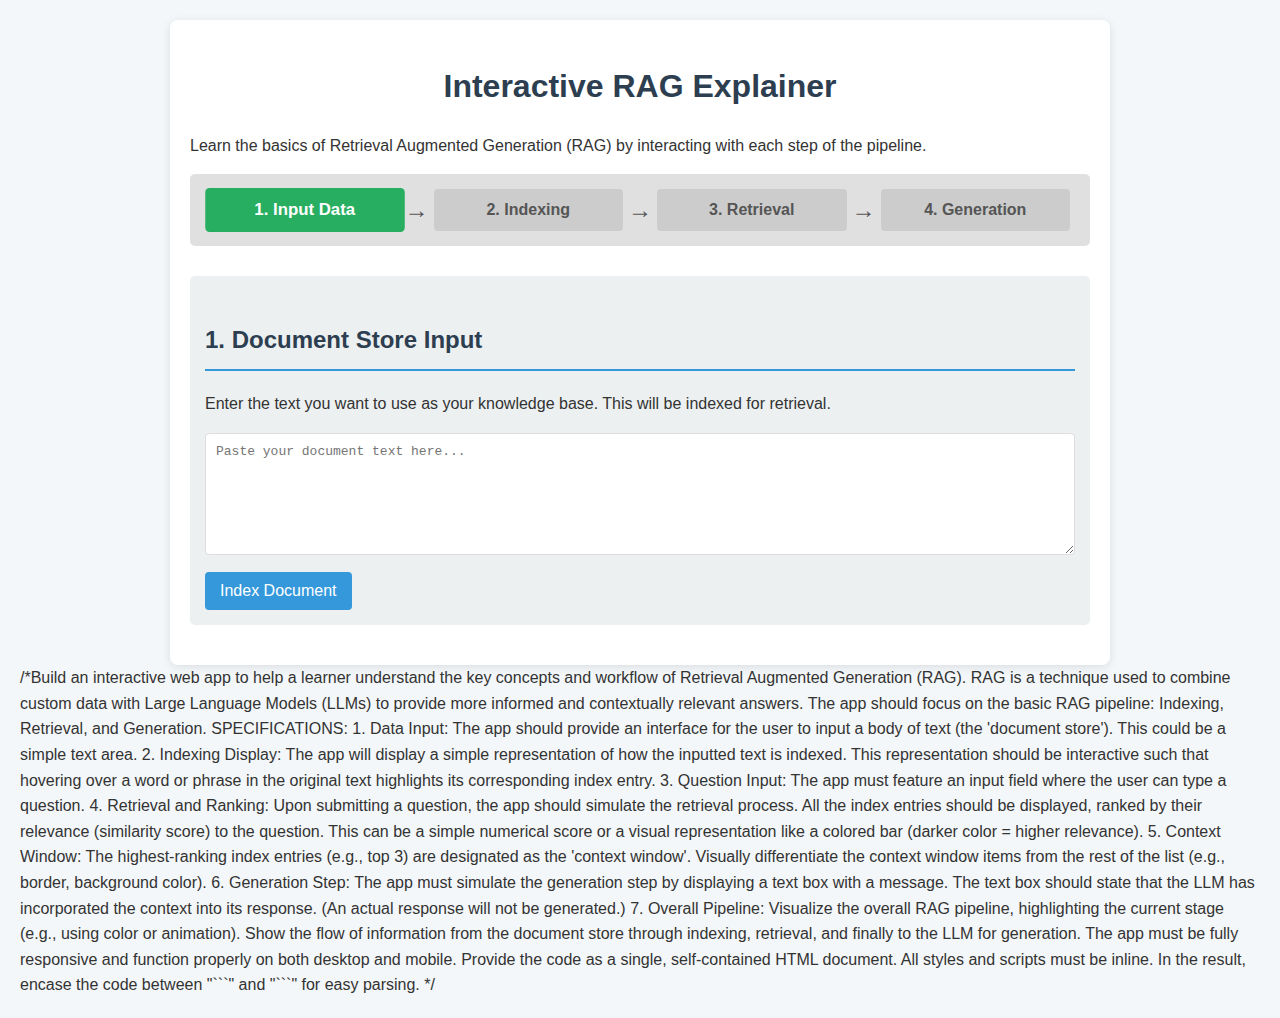
<file: ragfromscratch.html>
<!DOCTYPE html>
<html lang="en">
<head>
    <meta charset="UTF-8">
    <meta name="viewport" content="width=device-width, initial-scale=1.0">
    <title>Interactive RAG Explainer</title>
    <style>
        body {
            font-family: -apple-system, BlinkMacSystemFont, "Segoe UI", Roboto, Helvetica, Arial, sans-serif;
            line-height: 1.6;
            margin: 0;
            padding: 20px;
            background-color: #f4f7f9;
            color: #333;
        }

        .container {
            max-width: 900px;
            margin: 0 auto;
            background-color: #fff;
            padding: 20px;
            border-radius: 8px;
            box-shadow: 0 2px 10px rgba(0,0,0,0.1);
        }

        h1, h2, h3 {
            color: #2c3e50;
        }
        h1 { text-align: center; margin-bottom: 20px; }
        h2 { border-bottom: 2px solid #3498db; padding-bottom: 10px; margin-top: 30px; }
        h3 { margin-top: 20px; color: #34495e; }

        textarea, input[type="text"] {
            width: calc(100% - 22px); /* Account for padding and border */
            padding: 10px;
            margin-bottom: 10px;
            border: 1px solid #ddd;
            border-radius: 4px;
            font-size: 1em;
        }
        textarea { min-height: 100px; resize: vertical; }

        button {
            background-color: #3498db;
            color: white;
            padding: 10px 15px;
            border: none;
            border-radius: 4px;
            cursor: pointer;
            font-size: 1em;
            transition: background-color 0.3s ease;
        }
        button:hover {
            background-color: #2980b9;
        }
        button:disabled {
            background-color: #bdc3c7;
            cursor: not-allowed;
        }

        .section {
            margin-bottom: 20px;
            padding: 15px;
            background-color: #ecf0f1;
            border-radius: 5px;
        }

        /* Pipeline Visualizer */
        #pipeline-visualizer {
            display: flex;
            justify-content: space-around;
            align-items: center;
            padding: 15px;
            background-color: #e0e0e0;
            border-radius: 5px;
            margin-bottom: 30px;
        }
        .pipeline-step {
            padding: 8px 12px;
            border-radius: 4px;
            background-color: #ccc;
            color: #555;
            font-weight: bold;
            text-align: center;
            transition: all 0.3s ease;
            flex: 1;
            margin: 0 5px;
        }
        .pipeline-step.active-step {
            background-color: #27ae60; /* Green */
            color: white;
            transform: scale(1.05);
        }
        .pipeline-arrow {
            font-size: 1.5em;
            color: #555;
            font-weight: bold;
        }

        /* Indexing Display */
        .text-display-box, .list-display-box {
            border: 1px solid #ccc;
            padding: 10px;
            min-height: 50px;
            background-color: #fdfdfd;
            border-radius: 4px;
            margin-top: 10px;
        }
        #original-text-interactive .document-segment {
            cursor: default;
            transition: background-color 0.2s;
            padding: 1px 0; /* For better hover indication */
            margin-right: 2px; /* Space out segments a bit */
        }
        .document-segment.highlighted, .index-entry.highlighted {
            background-color: #f1c40f; /* Yellow */
            color: #333;
        }
        .index-entry {
            padding: 5px;
            border-bottom: 1px dashed #eee;
            cursor: default;
            transition: background-color 0.2s;
        }
        .index-entry:last-child { border-bottom: none; }

        /* Retrieval Display */
        .retrieved-chunk {
            padding: 10px;
            margin-bottom: 10px;
            border: 1px solid #ddd;
            border-radius: 4px;
            background-color: #fff;
        }
        .retrieved-chunk.context-window-item {
            border-left: 5px solid #3498db; /* Blue border for context */
            background-color: #eaf5ff;
        }
        .score-bar-container {
            height: 10px;
            background-color: #e0e0e0;
            border-radius: 5px;
            margin-top: 5px;
            overflow: hidden;
        }
        .score-bar {
            height: 100%;
            background-color: #2ecc71; /* Green bar */
            border-radius: 5px;
            transition: width 0.5s ease-in-out;
        }
        .retrieved-chunk p { margin: 5px 0; }

        /* Generation Display */
        #generation-output {
            padding: 15px;
            background-color: #f9f9f9;
            border: 1px solid #e0e0e0;
            border-left: 5px solid #9b59b6; /* Purple for LLM */
            border-radius: 4px;
            white-space: pre-wrap; /* Preserve formatting */
        }

        /* Responsive adjustments */
        @media (max-width: 768px) {
            #pipeline-visualizer {
                flex-direction: column;
            }
            .pipeline-step {
                margin: 5px 0;
                width: 100%;
            }
            .pipeline-arrow {
                transform: rotate(90deg);
                margin: 5px 0;
            }
            h1 { font-size: 1.8em; }
            h2 { font-size: 1.5em; }
            h3 { font-size: 1.2em; }
        }
        @media (max-width: 480px) {
            body { padding: 10px; }
            .container { padding: 15px; }
            textarea, input[type="text"], button { font-size: 0.9em; }
        }

    </style>
</head>
<body>
    <div class="container">
        <h1>Interactive RAG Explainer</h1>
        <p>Learn the basics of Retrieval Augmented Generation (RAG) by interacting with each step of the pipeline.</p>

        <!-- Overall Pipeline -->
        <div id="pipeline-visualizer">
            <div class="pipeline-step" id="pipeline-step-input">1. Input Data</div>
            <div class="pipeline-arrow">&rarr;</div>
            <div class="pipeline-step" id="pipeline-step-indexing">2. Indexing</div>
            <div class="pipeline-arrow">&rarr;</div>
            <div class="pipeline-step" id="pipeline-step-retrieval">3. Retrieval</div>
            <div class="pipeline-arrow">&rarr;</div>
            <div class="pipeline-step" id="pipeline-step-generation">4. Generation</div>
        </div>

        <!-- 1. Data Input -->
        <div class="section" id="data-input-section">
            <h2>1. Document Store Input</h2>
            <p>Enter the text you want to use as your knowledge base. This will be indexed for retrieval.</p>
            <textarea id="document-text" placeholder="Paste your document text here..."></textarea>
            <button id="index-button">Index Document</button>
        </div>

        <!-- 2. Indexing Display -->
        <div class="section" id="indexing-display-section" style="display: none;">
            <h2>2. Indexing</h2>
            <p>The document is broken down into smaller chunks (e.g., sentences or paragraphs). Hover over a segment in the 'Original Document' or an 'Index Entry' to see its counterpart highlighted.</p>
            <h3>Original Document (Interactive Segments)</h3>
            <div id="original-text-interactive" class="text-display-box"></div>
            <h3>Index Entries (Chunks)</h3>
            <div id="index-entries-list" class="list-display-box"></div>
        </div>

        <!-- 3. Question Input -->
        <div class="section" id="question-input-section" style="display: none;">
            <h2>3. Ask a Question</h2>
            <p>Type a question related to the indexed document.</p>
            <input type="text" id="question-input" placeholder="Enter your question here...">
            <button id="ask-button">Ask Question & Retrieve</button>
        </div>

        <!-- 4. Retrieval and Ranking Display -->
        <div class="section" id="retrieval-display-section" style="display: none;">
            <h2>4. Retrieval & Ranking</h2>
            <p>Index entries are retrieved and ranked based on their relevance to your question. The top-ranked chunks (e.g., top 3) form the 'context window' for the LLM.</p>
            <div id="retrieved-chunks-list" class="list-display-box"></div>
        </div>
        
        <!-- 5. Generation Step -->
        <div class="section" id="generation-display-section" style="display: none;">
            <h2>5. Generation (Simulated)</h2>
            <p>The LLM uses the retrieved context to formulate an answer.</p>
            <div id="generation-output"></div>
        </div>

    </div>

    <script>
        document.addEventListener('DOMContentLoaded', () => {
            const CONTEXT_WINDOW_SIZE = 3;

            // DOM Elements
            const documentTextInput = document.getElementById('document-text');
            const indexButton = document.getElementById('index-button');
            
            const indexingDisplaySection = document.getElementById('indexing-display-section');
            const originalTextInteractive = document.getElementById('original-text-interactive');
            const indexEntriesList = document.getElementById('index-entries-list');

            const questionInputSection = document.getElementById('question-input-section');
            const questionInput = document.getElementById('question-input');
            const askButton = document.getElementById('ask-button');

            const retrievalDisplaySection = document.getElementById('retrieval-display-section');
            const retrievedChunksList = document.getElementById('retrieved-chunks-list');

            const generationDisplaySection = document.getElementById('generation-display-section');
            const generationOutput = document.getElementById('generation-output');

            const pipelineSteps = {
                input: document.getElementById('pipeline-step-input'),
                indexing: document.getElementById('pipeline-step-indexing'),
                retrieval: document.getElementById('pipeline-step-retrieval'),
                generation: document.getElementById('pipeline-step-generation')
            };

            let indexedChunks = []; // Array of { id: string, text: string }

            // --- Pipeline Visualizer ---
            function updatePipelineVisual(activeStage) {
                Object.values(pipelineSteps).forEach(step => step.classList.remove('active-step'));
                if (pipelineSteps[activeStage]) {
                    pipelineSteps[activeStage].classList.add('active-step');
                }
            }
            updatePipelineVisual('input'); // Initial state

            // --- 1. Indexing ---
            indexButton.addEventListener('click', handleIndexDocument);

            function handleIndexDocument() {
                const text = documentTextInput.value.trim();
                if (!text) {
                    alert("Please enter some text for the document store.");
                    return;
                }

                clearPreviousResults(true, true, true); // Clear all subsequent stages
                performIndexing(text);
                
                indexingDisplaySection.style.display = 'block';
                questionInputSection.style.display = 'block';
                askButton.disabled = false;
                questionInput.value = '';
                
                updatePipelineVisual('indexing');
                document.getElementById('question-input').focus();
            }

            function performIndexing(text) {
                // Simple sentence splitting. A more robust splitter might be needed for complex texts.
                const sentences = text.split(/(?<=[.!?])\s+/g)
                                    .map(s => s.trim())
                                    .filter(s => s.length > 0);

                indexedChunks = [];
                originalTextInteractive.innerHTML = '';
                indexEntriesList.innerHTML = '';

                sentences.forEach((sentence, i) => {
                    const chunkId = `chunk-${i}`;
                    indexedChunks.push({ id: chunkId, text: sentence });

                    // Display in original text view
                    const span = document.createElement('span');
                    span.id = `orig-${chunkId}`;
                    span.textContent = sentence + ' '; // Add space for visual separation
                    span.dataset.chunkId = chunkId;
                    span.classList.add('document-segment');
                    originalTextInteractive.appendChild(span);

                    // Display in index entries list
                    const entryDiv = document.createElement('div');
                    entryDiv.classList.add('index-entry');
                    entryDiv.dataset.chunkId = chunkId;
                    entryDiv.textContent = sentence;
                    indexEntriesList.appendChild(entryDiv);
                });
                addHighlightListeners();
            }

            function addHighlightListeners() {
                const segments = document.querySelectorAll('.document-segment, .index-entry');
                segments.forEach(el => {
                    el.addEventListener('mouseenter', handleHover);
                    el.addEventListener('mouseleave', handleHoverOut);
                });
            }

            function handleHover(e) {
                const chunkId = e.target.dataset.chunkId;
                if (!chunkId) return;
                highlightElements(chunkId, true);
            }

            function handleHoverOut(e) {
                const chunkId = e.target.dataset.chunkId;
                if (!chunkId) return;
                highlightElements(chunkId, false);
            }
            
            function highlightElements(chunkId, addHighlight) {
                const originalSegment = document.getElementById(`orig-${chunkId}`);
                const indexEntry = document.querySelector(`.index-entry[data-chunk-id="${chunkId}"]`);
                
                if (originalSegment) {
                    addHighlight ? originalSegment.classList.add('highlighted') : originalSegment.classList.remove('highlighted');
                }
                if (indexEntry) {
                     addHighlight ? indexEntry.classList.add('highlighted') : indexEntry.classList.remove('highlighted');
                }
            }


            // --- 2. Retrieval & Ranking ---
            askButton.addEventListener('click', handleAskQuestion);

            function handleAskQuestion() {
                const question = questionInput.value.trim();
                if (!question) {
                    alert("Please enter a question.");
                    return;
                }
                if (indexedChunks.length === 0) {
                    alert("Please index a document first.");
                    return;
                }

                clearPreviousResults(false, true, true); // Clear retrieval and generation

                const rankedChunks = performRetrieval(question, indexedChunks);
                displayRetrievedChunks(rankedChunks);
                
                retrievalDisplaySection.style.display = 'block';
                updatePipelineVisual('retrieval');

                // Simulate generation immediately after retrieval for this demo
                const contextWindow = rankedChunks.slice(0, CONTEXT_WINDOW_SIZE);
                simulateGeneration(contextWindow, question);
                generationDisplaySection.style.display = 'block';
                // No distinct visual step for generation start, but will update when "done"
            }

            function calculateSimilarity(query, text) {
                // Simple word overlap score
                const queryWords = new Set(query.toLowerCase().match(/\b\w+\b/g) || []);
                const textWords = new Set(text.toLowerCase().match(/\b\w+\b/g) || []);
                
                if (queryWords.size === 0 || textWords.size === 0) return 0;

                let intersectionSize = 0;
                queryWords.forEach(word => {
                    if (textWords.has(word)) {
                        intersectionSize++;
                    }
                });
                // Jaccard Index: intersection / union
                // const unionSize = queryWords.size + textWords.size - intersectionSize;
                // return unionSize === 0 ? 0 : intersectionSize / unionSize;
                
                // For more intuitive scores in a demo, let's use simple overlap count normalized by query length
                 return intersectionSize / queryWords.size; // Score from 0 to 1
            }

            function performRetrieval(question, chunks) {
                const scoredChunks = chunks.map(chunk => ({
                    ...chunk,
                    score: calculateSimilarity(question, chunk.text)
                }));
                
                scoredChunks.sort((a, b) => b.score - a.score); // Sort descending by score
                return scoredChunks;
            }

            function displayRetrievedChunks(rankedChunks) {
                retrievedChunksList.innerHTML = '';
                if (rankedChunks.length === 0) {
                    retrievedChunksList.innerHTML = '<p>No relevant chunks found.</p>';
                    return;
                }

                const maxScore = rankedChunks[0].score > 0 ? rankedChunks[0].score : 1; // Avoid division by zero if all scores are 0

                rankedChunks.forEach((chunk, index) => {
                    const div = document.createElement('div');
                    div.classList.add('retrieved-chunk');
                    if (index < CONTEXT_WINDOW_SIZE && chunk.score > 0) { // Only add to context if score is positive
                        div.classList.add('context-window-item');
                    }

                    const textP = document.createElement('p');
                    textP.innerHTML = `<strong>Text:</strong> <span class="chunk-text">${chunk.text}</span>`;
                    
                    const scoreP = document.createElement('p');
                    scoreP.innerHTML = `<strong>Relevance Score:</strong> <span class="score-value">${chunk.score.toFixed(2)}</span>`;
                    
                    const scoreBarContainer = document.createElement('div');
                    scoreBarContainer.classList.add('score-bar-container');
                    const scoreBar = document.createElement('div');
                    scoreBar.classList.add('score-bar');
                    // Normalize bar width against the max score achieved for better visual differentiation
                    // or cap at 100% if score is 1 (max possible from current similarity)
                    const barWidth = chunk.score > 0 ? (chunk.score / maxScore) * 100 : 0;
                    scoreBar.style.width = `${Math.min(barWidth, 100)}%`;


                    div.appendChild(textP);
                    div.appendChild(scoreP);
                    div.appendChild(scoreBarContainer);
                    scoreBarContainer.appendChild(scoreBar);
                    retrievedChunksList.appendChild(div);
                });
            }

            // --- 3. Generation (Simulated) ---
            function simulateGeneration(contextWindow, question) {
                let outputMessage = `Simulating LLM Generation for question: "${question}"\n\n`;
                if (contextWindow.length > 0 && contextWindow.some(c => c.score > 0)) {
                    const validContext = contextWindow.filter(c => c.score > 0);
                    outputMessage += `The LLM has received the following top ${validContext.length} relevant chunk(s) as context:\n`;
                    validContext.forEach((chunk, i) => {
                        outputMessage += `\n[Context Chunk ${i+1} - Score: ${chunk.score.toFixed(2)}]:\n"${chunk.text}"`;
                    });
                    outputMessage += "\n\nAn LLM would now synthesize this information to generate a comprehensive answer.";
                } else {
                    outputMessage += "No relevant context was found or provided to the LLM. The LLM would attempt to answer based on its general knowledge, or indicate it cannot answer without specific context.";
                }
                generationOutput.textContent = outputMessage;
                updatePipelineVisual('generation'); // Mark generation as the final active step
            }

            // --- Utility: Clear Results ---
            function clearPreviousResults(indexing, retrieval, generation) {
                if (indexing) {
                    originalTextInteractive.innerHTML = '';
                    indexEntriesList.innerHTML = '';
                    indexedChunks = [];
                    indexingDisplaySection.style.display = 'none';
                    questionInputSection.style.display = 'none'; // Hide question if re-indexing
                    askButton.disabled = true;
                }
                if (retrieval) {
                    retrievedChunksList.innerHTML = '';
                    retrievalDisplaySection.style.display = 'none';
                }
                if (generation) {
                    generationOutput.textContent = '';
                    generationDisplaySection.style.display = 'none';
                }
                if (!indexing && !retrieval && !generation) { // Full reset implied
                     updatePipelineVisual('input');
                }
            }

            // Initial setup
            askButton.disabled = true; // Disabled until document is indexed
        });
    </script>
</body>
</html>


/*Build an interactive web app to help a learner understand the key concepts and workflow of Retrieval Augmented Generation (RAG). RAG is a technique used to combine custom data with Large Language Models (LLMs) to provide more informed and contextually relevant answers. The app should focus on the basic RAG pipeline: Indexing, Retrieval, and Generation.

SPECIFICATIONS:

1.  Data Input: The app should provide an interface for the user to input a body of text (the 'document store'). This could be a simple text area.
2.  Indexing Display: The app will display a simple representation of how the inputted text is indexed. This representation should be interactive such that hovering over a word or phrase in the original text highlights its corresponding index entry.
3.  Question Input: The app must feature an input field where the user can type a question. 
4.  Retrieval and Ranking: Upon submitting a question, the app should simulate the retrieval process. All the index entries should be displayed, ranked by their relevance (similarity score) to the question.  This can be a simple numerical score or a visual representation like a colored bar (darker color = higher relevance).
5. Context Window: The highest-ranking index entries (e.g., top 3) are designated as the 'context window'. Visually differentiate the context window items from the rest of the list (e.g., border, background color).
6.  Generation Step: The app must simulate the generation step by displaying a text box with a message. The text box should state that the LLM has incorporated the context into its response. (An actual response will not be generated.)
7. Overall Pipeline: Visualize the overall RAG pipeline, highlighting the current stage (e.g., using color or animation). Show the flow of information from the document store through indexing, retrieval, and finally to the LLM for generation.

The app must be fully responsive and function properly on both desktop and mobile. Provide the code as a single, self-contained HTML document. All styles and scripts must be inline. In the result, encase the code between "```" and "```" for easy parsing.
*/
</file>
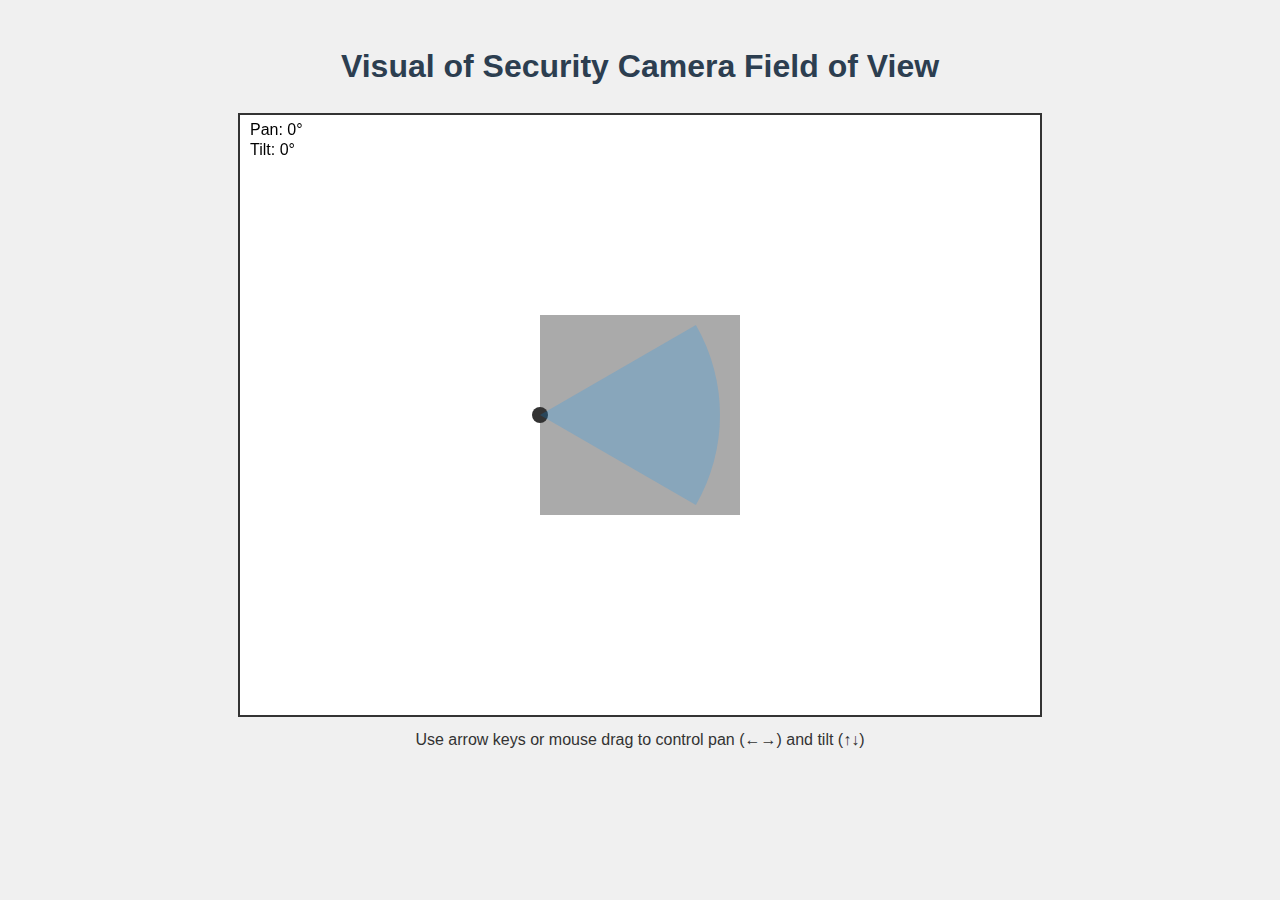
<file: SCFOV.html>
<!DOCTYPE html>
<html lang="en">
	<head>
		<meta charset="UTF-8" />
		<meta
			name="viewport"
			content="width=device-width, initial-scale=1.0"
		/>
		<title>Camera Field of View</title>
		<style>
			body {
            font-family: -apple-system, BlinkMacSystemFont, "Segoe UI", Roboto, Helvetica, Arial, sans-serif;
            line-height: 1.6;
            margin: 0;
            padding: 20px;
            background-color: #f4f7f9;
            color: #333;
        }

        .container {
            max-width: 900px;
            margin: 0 auto;
            background-color: #fff;
            padding: 20px;
            border-radius: 8px;
            box-shadow: 0 2px 10px rgba(0,0,0,0.1);
        }

        h1, h2, h3 {
            color: #2c3e50;
        }
        h1 { text-align: center; margin-bottom: 20px; }
        h2 { border-bottom: 2px solid #3498db; padding-bottom: 10px; margin-top: 30px; }
        h3 { margin-top: 20px; color: #34495e; }
			
			
			body {
				margin: 0;
				background: #f0f0f0;
				font-family: sans-serif;
			}
			canvas {
				display: block;
				background: #ffffff;
				border: 2px solid #333;
				margin: 20px auto;
			}
			#info {
				text-align: center;
				margin-top: -10px;
			}
		</style>
	</head>
	<body>
		<section>
			<h1>Visual of Security Camera Field of View</h1>
			

			
			</section>


			
		<canvas
			id="viewCanvas"
			width="800"
			height="600"
		></canvas>
		<div id="info">
			Use arrow keys or mouse drag to control pan (←→) and tilt (↑↓)
		</div>

		<script>
			const canvas = document.getElementById("viewCanvas");
			const ctx = canvas.getContext("2d");

			let pan = 0; // Horizontal angle (0 to 350)
			let tilt = 0; // Vertical angle (-50 to +50, total 100°)

			const maxPan = 350;
			const minTilt = -50;
			const maxTilt = 50;

			let dragging = false;
			let lastX = 0;
			let lastY = 0;

			function drawView() {
				ctx.clearRect(0, 0, canvas.width, canvas.height);

				// Draw "house" (top-down view, camera on left side)
				ctx.fillStyle = "#aaa";
				ctx.fillRect(300, 200, 200, 200);

				// Camera position (left side of house)
				const camX = 300;
				const camY = 300;

				// Draw camera mount
				ctx.fillStyle = "#333";
				ctx.beginPath();
				ctx.arc(camX, camY, 8, 0, Math.PI * 2);
				ctx.fill();

				// Calculate field of view
				const fovAngle = 60; // 60° visual cone
				const radius = 180;
				const startAngle = ((pan - fovAngle / 2) * Math.PI) / 180;
				const endAngle = ((pan + fovAngle / 2) * Math.PI) / 180;

				ctx.fillStyle = "rgba(0, 150, 255, 0.2)";
				ctx.beginPath();
				ctx.moveTo(camX, camY);
				ctx.arc(camX, camY, radius, startAngle, endAngle);
				ctx.closePath();
				ctx.fill();

				// Show pan/tilt
				ctx.fillStyle = "#000";
				ctx.font = "16px Arial";
				ctx.fillText(`Pan: ${pan}°`, 10, 20);
				ctx.fillText(`Tilt: ${tilt}°`, 10, 40);
			}

			function updatePanTilt(dx, dy) {
				pan += dx;
				tilt += dy;

				if (pan < 0) pan += 360;
				if (pan > maxPan) pan -= 360;
				tilt = Math.max(minTilt, Math.min(maxTilt, tilt));

				drawView();
			}

			// Mouse drag handling
			canvas.addEventListener("mousedown", (e) => {
				dragging = true;
				lastX = e.clientX;
				lastY = e.clientY;
			});

			canvas.addEventListener("mouseup", () => (dragging = false));
			canvas.addEventListener("mouseleave", () => (dragging = false));

			canvas.addEventListener("mousemove", (e) => {
				if (!dragging) return;
				const dx = e.clientX - lastX;
				const dy = e.clientY - lastY;
				lastX = e.clientX;
				lastY = e.clientY;
				updatePanTilt(dx * 0.5, dy * -0.3); // Adjust sensitivity
			});

			// Arrow key handling
			window.addEventListener("keydown", (e) => {
				switch (e.key) {
					case "ArrowLeft":
						updatePanTilt(-5, 0);
						break;
					case "ArrowRight":
						updatePanTilt(5, 0);
						break;
					case "ArrowUp":
						updatePanTilt(0, 2);
						break;
					case "ArrowDown":
						updatePanTilt(0, -2);
						break;
				}
			});

			drawView();
		</script>
	</body>
</html>
</file>
